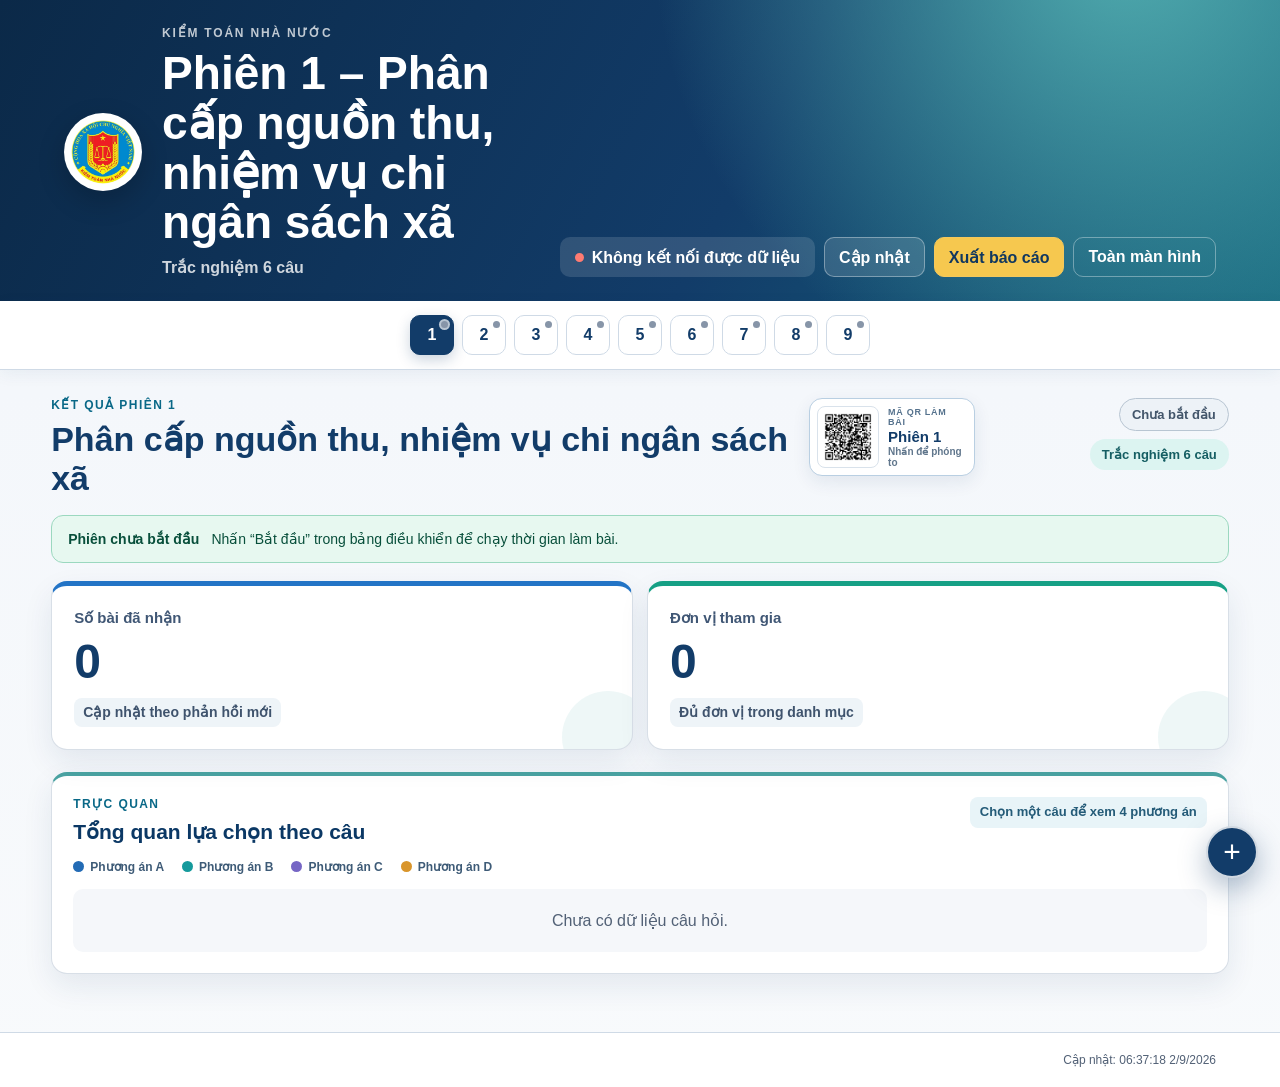
<file: index.html>
<!doctype html>
<html lang="vi">
<head>
  <meta charset="UTF-8">
  <meta name="viewport" content="width=device-width, initial-scale=1.0">
  <meta name="theme-color" content="#123c69">
  <title>Dashboard kết quả 09 phiên tập huấn</title>
  <link rel="stylesheet" href="styles.css?v=20260904-1">
</head>
<body>
  <header class="hero">
    <div class="hero-brand">
      <img class="brand-logo" src="assets/logo-kiem-toan-nha-nuoc.jpg" alt="Logo Kiểm toán nhà nước">
      <div>
        <p class="eyebrow">KIỂM TOÁN NHÀ NƯỚC</p>
        <h1 id="session-title">Kết quả 09 phiên tập huấn</h1>
        <p id="session-subtitle" class="subtitle">Mỗi phiên được tổng hợp độc lập</p>
      </div>
    </div>
    <div class="hero-actions">
      <span id="data-status" class="status status-loading">Đang tải dữ liệu…</span>
      <button id="refresh-button" class="button" type="button">Cập nhật</button>
      <button id="export-button" class="button button-export" type="button">Xuất báo cáo</button>
      <a id="admin-button" class="button button-admin" target="_blank" rel="noopener" hidden>Quản trị phiên</a>
      <button id="fullscreen-button" class="button button-secondary" type="button">Toàn màn hình</button>
    </div>
  </header>

  <nav id="session-nav" class="session-nav" aria-label="Chọn phiên"></nav>
  <div id="global-timer-banner" class="global-timer-banner" hidden></div>

  <main id="dashboard" class="dashboard" aria-live="polite">
    <section class="loading-panel">
      <div class="spinner"></div>
      <p>Đang tổng hợp kết quả…</p>
    </section>
  </main>

  <dialog id="qr-dialog" class="qr-dialog" aria-labelledby="qr-dialog-title">
    <button id="qr-dialog-close" class="dialog-close" type="button" aria-label="Đóng mã QR">×</button>
    <p id="qr-dialog-kicker">MÃ QR LÀM BÀI</p>
    <h2 id="qr-dialog-title">Phiên 1</h2>
    <img id="qr-dialog-image" alt="Mã QR làm bài">
    <p class="qr-dialog-note">Quét mã để mở biểu mẫu của phiên này</p>
  </dialog>

  <dialog id="top-participant-dialog" class="top-participant-dialog" aria-labelledby="participant-dialog-title">
    <button id="participant-dialog-close" class="dialog-close" type="button" aria-label="Đóng chi tiết">×</button>
    <div id="participant-dialog-content"></div>
  </dialog>

  <aside id="session-control" class="session-control" hidden>
    <button id="control-fab" class="control-fab" type="button" aria-expanded="false" aria-controls="control-panel" aria-label="Mở điều khiển phiên">+</button>
    <section id="control-panel" class="control-panel" hidden>
      <div class="control-panel-head">
        <div><span>ĐIỀU KHIỂN NHANH</span><strong id="control-session-label">Phiên 1</strong></div>
        <button id="control-panel-close" type="button" aria-label="Đóng điều khiển">×</button>
      </div>
      <iframe id="control-frame" title="Chốt hoặc mở lại phiên" loading="lazy"></iframe>
      <div id="demo-control" class="demo-control" hidden></div>
    </section>
  </aside>

  <footer>
    <span id="updated-at"></span>
  </footer>

  <script src="config.js"></script>
  <script src="app.js?v=20260904-1"></script>
</body>
</html>
</file>
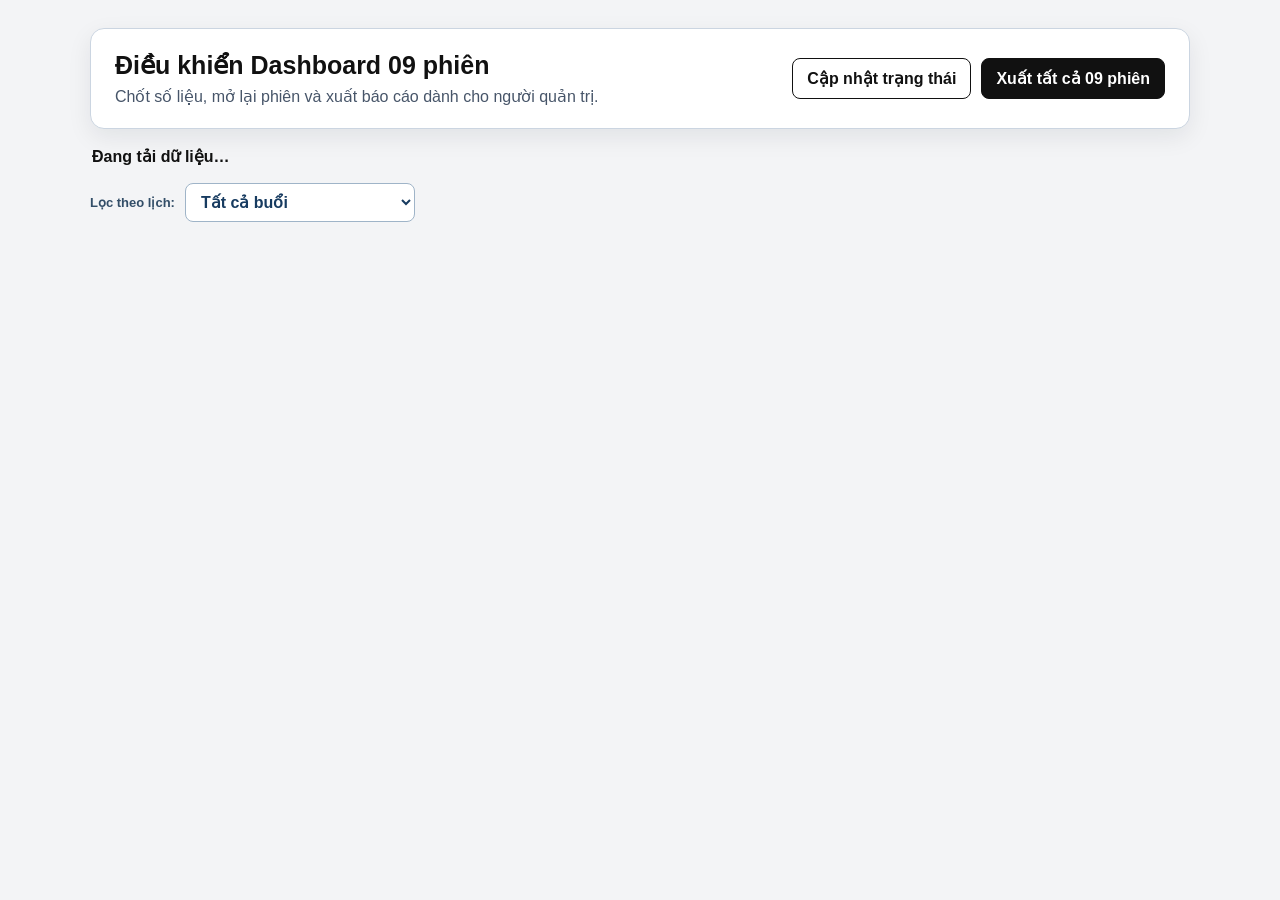
<file: apps-script/Admin.html>
<!doctype html>
<html lang="vi">
<head>
  <base target="_top">
  <meta charset="utf-8">
  <meta name="viewport" content="width=device-width,initial-scale=1">
  <title>Điều khiển Dashboard 09 phiên</title>
  <style>
    :root { color-scheme: light; font-family: Arial, sans-serif; color: #111; background: #f3f4f6; }
    * { box-sizing: border-box; }
    body { margin: 0; }
    main { width: min(1100px, calc(100% - 32px)); margin: 28px auto; }
    header, .panel { background: #fff; border: 1px solid #cbd5e1; border-radius: 14px; box-shadow: 0 8px 25px rgba(15,23,42,.08); }
    header { padding: 22px 24px; margin-bottom: 18px; display: flex; gap: 16px; justify-content: space-between; align-items: center; }
    h1 { margin: 0 0 7px; font-size: 25px; }
    p { margin: 0; color: #475569; }
    .actions { display: flex; flex-wrap: wrap; gap: 10px; }
    .filters { display: flex; align-items: center; gap: 10px; margin: 0 0 16px; }
    .filters label { color: #334e68; font-size: 13px; font-weight: 800; }
    select, input { min-width: 0; padding: 9px 11px; border: 1px solid #9fb4c8; border-radius: 8px; color: #173b60; background: #fff; font: inherit; font-weight: 700; }
    select { min-width: 230px; }
    button, a.button { border: 1px solid #111; border-radius: 8px; background: #fff; color: #111; cursor: pointer; font: inherit; font-weight: 700; padding: 10px 14px; text-decoration: none; }
    button.primary { background: #111; color: #fff; }
    button:disabled { opacity: .45; cursor: wait; }
    .panel { overflow: hidden; }
    #sessions { display: grid; gap: 18px; }
    .schedule-group { margin-bottom: 18px; }
    .schedule-heading { display: grid; grid-template-columns: 118px 1fr auto; align-items: center; gap: 15px; margin: 0 0 8px; padding: 10px 14px; border-left: 5px solid #1d5f9f; border-radius: 8px; background: #e9f2fb; color: #173b60; }
    .schedule-heading strong { font-size: 16px; }
    .schedule-heading > span { color: #506b84; font-size: 13px; font-weight: 700; }
    .schedule-date { margin-right: 8px; color: #124b82; font-size: 18px; font-weight: 900; }
    .schedule-period { color: #b36c0d; font-size: 13px; font-weight: 900; text-transform: uppercase; }
    table { width: 100%; border-collapse: collapse; }
    th { background: #111; color: #fff; padding: 12px; text-align: left; }
    td { border-top: 1px solid #d1d5db; padding: 12px; vertical-align: middle; }
    .status { display: inline-block; border: 1px solid #111; border-radius: 999px; padding: 5px 9px; font-size: 12px; font-weight: 800; }
    .meta { font-size: 13px; margin-top: 5px; }
    .timer-controls { display: flex; flex-wrap: wrap; align-items: center; gap: 7px; }
    .timer-controls input { width: 88px; }
    .duration-field { display: grid; gap: 4px; color: #35536f; font-size: 12px; font-weight: 800; }
    .duration-input { position: relative; display: block; }
    .duration-input input { width: 100%; padding-right: 48px; }
    .duration-input b { position: absolute; top: 50%; right: 11px; transform: translateY(-50%); color: #60768c; pointer-events: none; }
    .timer-countdown { display: block; margin-top: 6px; color: #a14f00; font-size: 16px; font-weight: 900; }
    .action-feedback { margin: 0 0 10px; padding: 9px 11px; border-radius: 8px; font-size: 13px; font-weight: 800; }
    .action-feedback.pending { color: #6d3c00; background: #fff4d8; }
    .action-feedback.success { color: #07543d; background: #d8f4e7; }
    .action-feedback.error { color: #8a241c; background: #fde8e6; }
    #notice { min-height: 24px; margin: 12px 2px; font-weight: 700; }
    body.compact { background: #f3f6f9; }
    body.compact main { width: 100%; margin: 0; padding: 12px; }
    body.compact > main > header, body.compact .filters { display: none; }
    body.compact #notice { margin: 38px 0 0; color: #35536f; font-size: 14px; text-align: center; }
    body.compact #notice.is-hidden { display: none; }
    .compact-card { padding: 15px; border: 1px solid #c7d5e2; border-radius: 13px; background: #fff; }
    .compact-card-top { display: flex; align-items: center; justify-content: space-between; gap: 10px; }
    .compact-card h2 { margin: 0; font-size: 20px; }
    .compact-card p { margin: 7px 0 13px; font-size: 13px; line-height: 1.4; }
    .compact-count { display: flex; align-items: baseline; gap: 7px; margin: 5px 0 14px; color: #123c69; }
    .compact-count strong { font-size: 34px; line-height: 1; }
    .compact-card .primary-action { width: 100%; padding: 12px 14px; }
    .compact-timer { display: grid; grid-template-columns: 1fr auto; gap: 8px; margin-bottom: 9px; }
    .compact-timer input { width: 100%; }
    @media (max-width: 760px) { header { align-items: flex-start; flex-direction: column; } .schedule-heading { grid-template-columns: 1fr auto; } .schedule-heading strong { grid-column: 1 / -1; grid-row: 2; } table, tbody, tr, td { display: block; } thead { display: none; } tr { padding: 12px; border-top: 1px solid #ddd; } td { border: 0; padding: 5px 0; } }
  </style>
</head>
<body>
<main>
  <header>
    <div><h1>Điều khiển Dashboard 09 phiên</h1><p>Chốt số liệu, mở lại phiên và xuất báo cáo dành cho người quản trị.</p></div>
    <div class="actions"><button id="refresh" type="button">Cập nhật trạng thái</button><button id="export-all" class="primary" type="button">Xuất tất cả 09 phiên</button></div>
  </header>
  <div id="notice">Đang tải dữ liệu…</div>
  <div class="filters"><label for="schedule-filter">Lọc theo lịch:</label><select id="schedule-filter"><option value="all">Tất cả buổi</option><option value="4-9-afternoon">Chiều 4/9 · Phiên 1–3</option><option value="5-9-morning">Sáng 5/9 · Phiên 4–5</option><option value="5-9-afternoon">Chiều 5/9 · Phiên 6–8</option><option value="6-9-morning">Sáng 6/9 · Phiên 9</option></select></div>
  <div id="sessions"></div>
</main>
<script>
  const requestedSession = <?!= JSON.stringify(requestedSession) ?>;
  const requestedView = <?!= JSON.stringify(requestedView) ?>;
  const body = document.getElementById('sessions');
  const notice = document.getElementById('notice');
  const refreshButton = document.getElementById('refresh');
  const exportAllButton = document.getElementById('export-all');
  const scheduleFilter = document.getElementById('schedule-filter');
  let loadTimeout;
  let countdownExpired = false;
  let actionFeedback = null;
  let pendingCompactAction = null;
  const aiPublishPolls = new Map();
  if (requestedView === 'compact') document.body.classList.add('compact');

  function escapeHtml(value) { return String(value || '').replace(/[&<>"']/g, char => ({'&':'&amp;','<':'&lt;','>':'&gt;','"':'&quot;',"'":'&#39;'}[char])); }
  function setBusy(isBusy, message) { document.querySelectorAll('button').forEach(button => button.disabled = isBusy); notice.textContent = message || ''; }
  function fail(error) {
    clearTimeout(loadTimeout);
    const message = error && error.message ? error.message : String(error);
    if (requestedView === 'compact' && pendingCompactAction) {
      parent.postMessage({
        type: 'dashboard-session-failed',
        sessionId: pendingCompactAction.sessionId,
        action: pendingCompactAction.action
      }, '*');
      pendingCompactAction = null;
    }
    actionFeedback = { kind: 'error', message };
    if (window.lastAdminData) render(window.lastAdminData);
    setBusy(false, message);
  }
  function beginCompactAction(sessionId, action, timing) {
    if (requestedView !== 'compact') return;
    pendingCompactAction = { sessionId, action };
    parent.postMessage({ type: 'dashboard-session-pending', sessionId, action, ...(timing || {}) }, '*');
  }
  function load() {
    clearTimeout(loadTimeout);
    if (requestedView === 'compact') notice.classList.remove('is-hidden');
    setBusy(true, 'Đang load dữ liệu…');
    loadTimeout = setTimeout(() => fail(new Error('Không nhận được dữ liệu từ Apps Script. Hãy tải lại trang hoặc kiểm tra quyền truy cập Sheet.')), 20000);
    const runner = google.script.run.withSuccessHandler(render).withFailureHandler(fail);
    if (requestedView === 'compact') runner.getCompactSessionControl(requestedSession);
    else runner.getAdminDashboardData();
  }
  function render(data) {
    clearTimeout(loadTimeout);
    window.lastAdminData = data;
    setBusy(false, `Cập nhật ${new Date(data.updatedAt).toLocaleString('vi-VN')}`);
    if (requestedView === 'compact') notice.classList.add('is-hidden');
    const schedule = [
      { key: '4-9-afternoon', date: '4/9', period: 'Chiều', label: 'Khởi động và quy trình', ids: [1, 2, 3] },
      { key: '5-9-morning', date: '5/9', period: 'Sáng', label: 'Điều hành và quyết toán', ids: [4, 5] },
      { key: '5-9-afternoon', date: '5/9', period: 'Chiều', label: 'Định mức và mua sắm', ids: [6, 7, 8] },
      { key: '6-9-morning', date: '6/9', period: 'Sáng', label: 'Tài sản công', ids: [9] }
    ];
    const sessionRows = new Map(data.sessions.map(session => [Number(session.id), session]));
    const feedbackHtml = session => actionFeedback && Number(actionFeedback.sessionId || session.id) === Number(session.id)
      ? `<div class="action-feedback ${actionFeedback.kind}">${escapeHtml(actionFeedback.message)}</div>` : '';
    const phaseLabel = session => session.phase === 'CLOSED' ? 'Đã chốt' : session.phase === 'TIMED' ? 'Đang đếm ngược' : 'Chưa bắt đầu';
    const renderRow = session => {
      const closed = session.phase === 'CLOSED';
      const count = closed ? session.totalResponses : session.currentResponses;
      const timed = !closed && Boolean(session.timerEndsAt);
      const late = closed && session.lateResponses ? `<div class="meta">Có ${session.lateResponses} bài gửi sau khi chốt</div>` : '';
      const timerStatus = timed ? `<span class="timer-countdown" data-countdown="${escapeHtml(session.timerEndsAt)}">Còn lại: --:--</span>` : '';
      const controls = closed
        ? `<button data-action="reopen" data-id="${session.id}" type="button">Mở lại</button>`
        : `<div class="timer-controls"><label class="duration-field">Thời gian làm bài (phút)<input data-duration type="number" min="0.1" max="10080" step="0.1" value="15" aria-label="Số phút Phiên ${session.id}"></label><button data-action="timer" data-id="${session.id}" type="button">${timed ? 'Đặt lại giờ' : 'Bắt đầu'}</button><button class="primary" data-action="close" data-id="${session.id}" type="button">Kết thúc ngay</button></div>`;
      return `<tr id="session-${session.id}"><td><strong>Phiên ${session.id}</strong><div class="meta">${escapeHtml(session.description)}</div></td><td><span class="status">${phaseLabel(session)}</span>${timerStatus}${closed && session.closedAt ? `<div class="meta">${new Date(session.closedAt).toLocaleString('vi-VN')}</div>` : ''}</td><td><strong>${Number(count || 0).toLocaleString('vi-VN')} bài</strong>${late}</td><td>${feedbackHtml(session)}${controls}</td><td><button data-action="export" data-id="${session.id}" type="button">Xuất Phiên ${session.id}</button></td></tr>`;
    };
    if (requestedView === 'compact') {
      const session = sessionRows.get(Number(requestedSession));
      if (!session) { body.innerHTML = '<section class="compact-card">Không tìm thấy phiên.</section>'; return; }
      const closed = session.phase === 'CLOSED';
      const count = closed ? session.totalResponses : session.currentResponses;
      const timed = !closed && Boolean(session.timerEndsAt);
      body.innerHTML = `<section class="compact-card"><div class="compact-card-top"><h2>Phiên ${session.id}</h2><span class="status">${phaseLabel(session)}</span></div><p>${escapeHtml(session.description)}</p>${timed ? `<span class="timer-countdown" data-countdown="${escapeHtml(session.timerEndsAt)}">Còn lại: --:--</span>` : ''}<div class="compact-count"><strong>${Number(count || 0).toLocaleString('vi-VN')}</strong><span>bài hiện tại</span></div>${feedbackHtml(session)}${closed ? `<button class="primary-action" data-action="reopen" data-id="${session.id}" type="button">Mở lại phiên</button>` : `<div class="compact-timer"><label class="duration-field">Thời gian làm bài<span class="duration-input"><input data-duration type="number" min="0.1" max="10080" step="0.1" value="15" aria-label="Thời gian làm bài tính bằng phút"><b>phút</b></span></label><button data-action="timer" data-id="${session.id}" type="button">${timed ? 'Đặt lại' : 'Bắt đầu'}</button></div><button class="primary-action primary" data-action="close" data-id="${session.id}" type="button">Kết thúc ngay</button>`}</section>`;
      body.querySelectorAll('[data-action]').forEach(button => button.addEventListener('click', act));
      updateCountdowns();
      return;
    }
    const selectedSchedule = scheduleFilter.value;
    body.innerHTML = schedule.filter(group => selectedSchedule === 'all' || group.key === selectedSchedule).map(group => `<section class="schedule-group"><div class="schedule-heading"><div><span class="schedule-date">${group.date}</span><span class="schedule-period">${group.period}</span></div><strong>${group.label}</strong><span>${group.ids.length} phiên</span></div><div class="panel"><table><thead><tr><th>Phiên / Nội dung</th><th>Trạng thái</th><th>Số bài</th><th>Điều khiển</th><th>Báo cáo</th></tr></thead><tbody>${group.ids.map(id => sessionRows.get(id)).filter(Boolean).map(renderRow).join('')}</tbody></table></div></section>`).join('');
    body.querySelectorAll('[data-action]').forEach(button => button.addEventListener('click', act));
    updateCountdowns();
    if (requestedSession >= 1 && requestedSession <= 9) document.getElementById(`session-${requestedSession}`)?.scrollIntoView({ block: 'center' });
    if (requestedView === 'export' && requestedSession >= 1 && requestedSession <= 9) notice.textContent += ` · Chọn “Xuất Phiên ${requestedSession}” để tải báo cáo.`;
  }
  function act(event) {
    const button = event.currentTarget;
    const id = Number(button.dataset.id);
    const action = button.dataset.action;
    if (action === 'timer') {
      const input = button.parentElement.querySelector('[data-duration]');
      const minutes = Number(input && input.value);
      if (!(minutes > 0)) { fail(new Error('Hãy nhập số phút lớn hơn 0.')); return; }
      const timerStartedAt = new Date().toISOString();
      const timerEndsAt = new Date(Date.now() + minutes * 60000).toISOString();
      beginCompactAction(id, 'timer', { timerStartedAt, timerEndsAt });
      actionFeedback = { kind: 'pending', sessionId: id, message: `Đang bắt đầu ${minutes} phút…` };
      if (window.lastAdminData) render(window.lastAdminData);
      setBusy(true, `Đang bắt đầu đếm ngược Phiên ${id}…`);
      google.script.run.withSuccessHandler(result => mutationDone(result)).withFailureHandler(fail).startDashboardSessionTimer(id, minutes);
    } else if (action === 'close') {
      const row = button.closest('tr');
      const compactSession = window.lastAdminData && window.lastAdminData.sessions.find(session => Number(session.id) === id);
      const compactCount = compactSession ? Number(compactSession.currentResponses || 0).toLocaleString('vi-VN') + ' bài' : 'số bài hiện tại';
      const count = row ? row.children[2].querySelector('strong').textContent : compactCount;
      if (!confirm(`Chốt Phiên ${id} với ${count}? Dữ liệu gửi sau thời điểm này sẽ không làm thay đổi kết quả đã chốt.`)) return;
      beginCompactAction(id, 'close');
      setBusy(true, `Đang chốt Phiên ${id}…`);
      google.script.run.withSuccessHandler(result => mutationDone(result)).withFailureHandler(fail).closeDashboardSession(id);
    } else if (action === 'reopen') {
      if (!confirm(`Mở lại Phiên ${id}? Dashboard sẽ tiếp tục nhận toàn bộ dữ liệu mới.`)) return;
      beginCompactAction(id, 'reopen');
      setBusy(true, `Đang mở lại Phiên ${id}…`);
      google.script.run.withSuccessHandler(result => mutationDone(result)).withFailureHandler(fail).reopenDashboardSession(id);
    } else {
      setBusy(true, `Đang tạo báo cáo Phiên ${id}…`);
      google.script.run.withSuccessHandler(openReport).withFailureHandler(fail).createSessionReport(id);
    }
  }
  function updateCountdowns() {
    let hasExpired = false;
    document.querySelectorAll('[data-countdown]').forEach(element => {
      const remaining = Math.max(0, new Date(element.dataset.countdown).getTime() - Date.now());
      const totalSeconds = Math.ceil(remaining / 1000);
      const minutes = Math.floor(totalSeconds / 60);
      const seconds = totalSeconds % 60;
      element.textContent = `Còn lại: ${String(minutes).padStart(2, '0')}:${String(seconds).padStart(2, '0')}`;
      if (remaining <= 0) hasExpired = true;
    });
    if (hasExpired && !countdownExpired) {
      countdownExpired = true;
      setTimeout(load, 1200);
    }
    if (!hasExpired) countdownExpired = false;
  }
  function mutationDone(result) {
    clearTimeout(loadTimeout);
    if (!result || !result.sessionId) { fail(new Error('Apps Script không trả về kết quả cập nhật.')); return; }
    pendingCompactAction = null;
    const session = window.lastAdminData && window.lastAdminData.sessions.find(item => Number(item.id) === Number(result.sessionId));
    if (session) Object.assign(session, result);
    const endText = result.timerEndsAt ? ` · kết thúc lúc ${new Date(result.timerEndsAt).toLocaleTimeString('vi-VN')}` : '';
    actionFeedback = { kind: 'success', sessionId: result.sessionId, message: result.phase === 'TIMED' ? `Đã bắt đầu ${result.durationMinutes} phút${endText}` : 'Đã cập nhật trạng thái phiên.' };
    if (window.lastAdminData) render(window.lastAdminData); else load();
    if (requestedView === 'compact') parent.postMessage({
      type: 'dashboard-session-updated',
      sessionId: result.sessionId,
      phase: result.phase,
      timerStartedAt: result.timerStartedAt || null,
      timerEndsAt: result.timerEndsAt || null,
      closedAt: result.closedAt || null
    }, '*');
    if (result.phase === 'CLOSED' && [3, 5, 6, 7, 8].includes(Number(result.sessionId))) {
      prepareAndPollAiReview(Number(result.sessionId));
    }
  }
  function prepareAndPollAiReview(sessionId) {
    if (aiPublishPolls.has(sessionId)) clearTimeout(aiPublishPolls.get(sessionId));
    const deadline = Date.now() + 5 * 60 * 1000;
    const check = () => {
      google.script.run.withSuccessHandler(result => {
        if (result && result.ok && !result.pending) {
          aiPublishPolls.delete(sessionId);
          parent.postMessage({ type: 'dashboard-ai-top-ready', sessionId }, '*');
          return;
        }
        if (Date.now() < deadline) aiPublishPolls.set(sessionId, setTimeout(check, 3000));
      }).withFailureHandler(() => {
        if (Date.now() < deadline) aiPublishPolls.set(sessionId, setTimeout(check, 5000));
      }).publishGeminiTopIfReady(sessionId);
    };
    google.script.run.withSuccessHandler(check).withFailureHandler(() => {}).prepareGeminiReviewForClosedSession(sessionId);
  }
  function openReport(result) { setBusy(false, `Đã tạo ${result.name}. Nếu tệp chưa tự tải, trình duyệt có thể đang chặn cửa sổ bật lên.`); window.open(result.downloadUrl, '_blank', 'noopener'); }
  refreshButton.addEventListener('click', load);
  exportAllButton.addEventListener('click', () => { if (!confirm('Tạo một tệp Excel gồm 09 sheet, mỗi sheet tương ứng một phiên?')) return; setBusy(true, 'Đang tạo báo cáo 09 phiên…'); google.script.run.withSuccessHandler(openReport).withFailureHandler(fail).createAllSessionsReport(); });
  scheduleFilter.addEventListener('change', () => { if (window.lastAdminData) render(window.lastAdminData); });
  setInterval(updateCountdowns, 500);
  load();
</script>
</body>
</html>
</file>
<file: styles.css>
:root {
  color-scheme: light;
  --navy: #123c69;
  --blue: #1f6f8b;
  --cyan: #4aa3a2;
  --gold: #edae2f;
  --red: #d95d39;
  --green: #238b67;
  --ink: #172033;
  --muted: #526176;
  --line: #cfdae6;
  --paper: #fff;
  --wash: #f4f7fb;
  --shadow: 0 12px 30px rgba(18, 60, 105, .09);
}

* { box-sizing: border-box; }

body {
  min-width: 320px;
  margin: 0;
  color: var(--ink);
  background: linear-gradient(180deg, #e9f3f7 0, var(--wash) 390px, #f8fafc 100%);
  font-family: Inter, "Segoe UI", Arial, sans-serif;
}

button, input { font: inherit; }

.hero {
  display: flex;
  align-items: flex-end;
  justify-content: space-between;
  gap: 26px;
  min-height: 164px;
  padding: 26px clamp(20px, 5vw, 72px) 24px;
  color: #fff;
  background:
    radial-gradient(circle at 88% -20%, rgba(96, 196, 190, .8), transparent 40%),
    linear-gradient(118deg, #0b2948, var(--navy) 58%, #17667e);
}

.hero-brand {
  display: flex;
  align-items: center;
  gap: 20px;
  min-width: 0;
}

.brand-logo {
  width: 78px;
  height: 78px;
  flex: 0 0 78px;
  padding: 5px;
  border: 2px solid rgba(255,255,255,.7);
  border-radius: 50%;
  object-fit: contain;
  background: #fff;
  box-shadow: 0 10px 28px rgba(0,0,0,.2);
}

.eyebrow {
  margin: 0 0 9px;
  font-size: 12px;
  font-weight: 800;
  letter-spacing: .15em;
  opacity: .74;
}

h1 {
  max-width: 920px;
  margin: 0;
  font-size: clamp(28px, 3.6vw, 47px);
  line-height: 1.08;
}

.subtitle { margin: 10px 0 0; color: rgba(255,255,255,.8); font-weight: 700; }
.hero-actions { display: flex; align-items: center; justify-content: flex-end; flex-wrap: nowrap; gap: 9px; }
.hero-actions > * { flex: 0 0 auto; white-space: nowrap; }

.button, .status {
  min-height: 40px;
  padding: 9px 14px;
  border: 1px solid rgba(255,255,255,.35);
  border-radius: 10px;
  color: #fff;
  background: rgba(255,255,255,.13);
  font-weight: 750;
}

.button { cursor: pointer; }
.button:hover { background: rgba(255,255,255,.23); }
.button-export { color: #10375f; border-color: #f5c85c; background: #f6c84f; text-decoration: none; }
.button-export:hover { background: #ffd66e; }
.button-admin { color: #fff; border-color: #ef8b6e; background: #c84f3c; text-decoration: none; }
.button-admin:hover { background: #e2634d; }
.button-secondary { background: transparent; }
.status { display: inline-flex; align-items: center; gap: 8px; border-color: transparent; }
.status::before { content: ""; width: 9px; height: 9px; border-radius: 50%; background: #fff; }
.status-live::before { background: #50d890; box-shadow: 0 0 0 4px rgba(80,216,144,.18); }
.status-demo::before { background: var(--gold); }
.status-error::before { background: #ff7b72; }

.session-nav {
  position: sticky;
  top: 0;
  z-index: 10;
  display: flex;
  justify-content: center;
  gap: 8px;
  padding: 14px clamp(16px, 4vw, 64px);
  overflow-x: auto;
  border-bottom: 1px solid var(--line);
  background: rgba(255,255,255,.96);
  box-shadow: 0 4px 16px rgba(18,60,105,.06);
  backdrop-filter: blur(12px);
}

.global-timer-banner { position: sticky; top: 69px; z-index: 11; display: flex; align-items: center; justify-content: center; gap: 20px; padding: 13px 20px; color: #fff; background: linear-gradient(100deg,#8f4800,#d98200); box-shadow: 0 7px 18px rgba(82,43,0,.2); }
.global-timer-banner strong { font-size: 17px; }
.global-timer-banner span { min-width: 178px; padding: 7px 15px; border: 1px solid rgba(255,255,255,.55); border-radius: 999px; text-align: center; background: rgba(255,255,255,.16); font-size: 23px; font-weight: 900; font-variant-numeric: tabular-nums; }

.session-tab {
  width: 44px;
  min-width: 44px;
  height: 40px;
  border: 1px solid var(--line);
  border-radius: 10px;
  color: var(--navy);
  background: #fff;
  font-weight: 850;
  cursor: pointer;
}

.session-tab:hover { border-color: var(--cyan); background: #effafa; }
.session-tab.active { color: #fff; border-color: var(--navy); background: var(--navy); box-shadow: 0 5px 14px rgba(18,60,105,.22); }
.session-tab { position: relative; }
.tab-phase { position: absolute; top: 5px; right: 5px; width: 7px; height: 7px; border-radius: 50%; }
.tab-phase.live { background: #28a978; }
.tab-phase.timed { background: #e08a18; }
.tab-phase.not_started { background: #8795a8; }
.tab-phase.closed { background: #8795a8; }
.session-tab.active .tab-phase { box-shadow: 0 0 0 2px rgba(255,255,255,.7); }

.dashboard { max-width: 1440px; min-height: 66vh; margin: 0 auto; padding: 28px clamp(16px, 4vw, 64px) 58px; }
.section-head { display: flex; align-items: flex-start; justify-content: space-between; gap: 18px; margin-bottom: 20px; }
.section-head h2 { margin: 0; color: var(--navy); font-size: clamp(23px, 3vw, 34px); }
.section-kicker, .panel-kicker { margin: 0 0 7px; color: #096887; font-size: 12px; font-weight: 900; letter-spacing: .12em; }
.section-tools { display: flex; align-items: flex-start; justify-content: flex-end; gap: 12px; }
.section-badges { display: flex; flex-wrap: wrap; justify-content: flex-end; gap: 8px; }
.session-qr { display: flex; align-items: center; gap: 9px; padding: 7px 10px 7px 7px; border: 1px solid #b9cfe2; border-radius: 13px; color: var(--navy); background: #fff; box-shadow: 0 6px 18px rgba(18,60,105,.09); cursor: zoom-in; text-align: left; }
.session-qr:hover { border-color: #2374c6; background: #f1f7fd; transform: translateY(-1px); }
.session-qr img { width: 62px; height: 62px; padding: 3px; border: 1px solid #d9e2eb; border-radius: 8px; background: #fff; image-rendering: crisp-edges; }
.session-qr span { display: grid; gap: 1px; }
.session-qr small { color: #55728d; font-size: 9px; font-weight: 900; letter-spacing: .08em; }
.session-qr strong { font-size: 15px; }
.session-qr em { color: #60768c; font-size: 10px; font-style: normal; font-weight: 700; }
.type-pill, .phase-pill { flex: 0 0 auto; padding: 8px 12px; border-radius: 999px; font-size: 13px; font-weight: 850; }
.type-pill { color: #155e63; background: #dcf4f1; }
.phase-live { color: #07543d; background: #d8f4e7; border: 1px solid #8ed2b5; }
.phase-timed { color: #6d3c00; background: #fff4d8; border: 1px solid #e7b65b; }
.phase-not_started { color: #43566b; background: #edf2f7; border: 1px solid #b8c5d2; }
.phase-closed { color: #fff; background: var(--navy); border: 1px solid var(--navy); }
.phase-processing { color: #6d3c00; background: #fff0c2; border: 1px solid #d99a22; }

.closed-view-switch { display: flex; align-items: center; justify-content: space-between; gap: 18px; margin: -2px 0 15px; padding: 14px 16px; border: 1px solid #bfd0e0; border-radius: 13px; background: #fff; box-shadow: 0 5px 16px rgba(18,60,105,.07); }
.view-switch-copy { display: grid; gap: 3px; color: var(--navy); }
.view-switch-copy span { color: #56708b; font-size: 11px; font-weight: 900; letter-spacing: .1em; }
.view-switch-copy strong { font-size: 16px; line-height: 1.35; }
.view-switch-buttons { display: flex; flex-wrap: wrap; justify-content: flex-end; gap: 8px; }
.view-switch-buttons button { padding: 10px 14px; border: 1px solid #9fb5c9; border-radius: 9px; color: #173b60; background: #f6f9fc; font-weight: 850; cursor: pointer; }
.view-switch-buttons button:hover { border-color: #2374c6; background: #edf5fc; }
.view-switch-buttons button.active { color: #fff; border-color: var(--navy); background: var(--navy); box-shadow: 0 4px 12px rgba(18,60,105,.2); }
.view-switch-buttons button.active.preview { border-color: #b87112; background: #c97b14; }

.phase-notice { display: flex; align-items: center; gap: 12px; margin: -3px 0 18px; padding: 13px 16px; border-radius: 12px; font-size: 14px; line-height: 1.45; }
.phase-notice strong { flex: 0 0 auto; }
.live-notice { color: #084f3b; border: 1px solid #9bd8bf; background: #e7f8f0; }
.closed-notice { color: #173452; border: 1px solid #b7cade; background: #edf4fa; }
.preview-notice { color: #563909; border: 1px solid #e5be73; background: #fff6df; }
.timer-notice { justify-content: space-between; color: #6d3c00; border: 1px solid #e7b65b; background: #fff4d8; }
.processing-notice { color: #654000; border: 1px solid #e1ad45; background: #fff4d8; }
.public-countdown { color: #8d3d00; font-size: 22px; font-weight: 950; font-variant-numeric: tabular-nums; }

.metrics { display: grid; gap: 14px; margin-bottom: 22px; }
.metrics-4 { grid-template-columns: repeat(4, minmax(0,1fr)); }
.metrics-3 { grid-template-columns: repeat(3, minmax(0,1fr)); }
.metrics-2 { grid-template-columns: repeat(2, minmax(0,1fr)); }

.metric, .panel, .response-card {
  border: 1px solid rgba(18,60,105,.16);
  border-radius: 16px;
  background: var(--paper);
  box-shadow: var(--shadow);
}

.metric { position: relative; min-height: 154px; padding: 22px; overflow: hidden; }
.metric:nth-child(1) { border-top: 5px solid #2374c6; }
.metric:nth-child(2) { border-top: 5px solid #16a085; }
.metric:nth-child(3) { border-top: 5px solid #e08a18; }
.metric:nth-child(4) { border-top: 5px solid #c84f3c; }
.metric::after { content: ""; position: absolute; right: -22px; bottom: -34px; width: 92px; height: 92px; border-radius: 50%; background: rgba(74,163,162,.09); }
.metric-label { display: block; color: #405775; font-size: 15px; font-weight: 800; line-height: 1.3; }
.metric-value { display: block; margin-top: 10px; color: var(--navy); font-size: clamp(36px, 3.8vw, 48px); line-height: 1; }
.metric-note {
  position: relative;
  z-index: 1;
  display: inline-flex;
  margin-top: 12px;
  padding: 5px 9px;
  border-radius: 8px;
  color: #3f536d;
  background: #eef4f8;
  font-size: 14px;
  font-weight: 650;
  line-height: 1.35;
}

.content-grid { display: grid; grid-template-columns: repeat(2, minmax(0,1fr)); gap: 18px; }
.panel { padding: 21px; }
.panel.full { grid-column: 1 / -1; }
.panel-primary { border-top: 4px solid var(--cyan); }
.panel:nth-child(2n) { border-top-color: #e08a18; }
.panel:nth-child(3n) { border-top-color: #2374c6; }
.panel-heading { display: flex; align-items: flex-start; justify-content: space-between; gap: 18px; margin-bottom: 18px; }
.panel-heading h3 { margin: 0; color: #0b3865; font-size: 21px; line-height: 1.3; }
.panel-heading > span { max-width: 440px; padding: 6px 10px; border-radius: 8px; color: #245b78; text-align: right; background: #e8f4f8; font-size: 13px; font-weight: 800; line-height: 1.45; }
.panel-heading-actions { align-items: center; }

.horizontal-chart { display: grid; gap: 14px; }
.horizontal-row { display: grid; grid-template-columns: 62px minmax(130px,1fr) 64px; align-items: center; gap: 12px; }
.axis-label { color: #0d3e6e; font-size: 14px; font-weight: 850; }
.axis-label.wide { width: auto; }
.position-chart .horizontal-row { grid-template-columns: minmax(190px,230px) minmax(160px,1fr) 64px; }
.horizontal-row > strong { color: #0a3967; text-align: right; font-size: 14px; font-weight: 850; }

.bar-track { height: 17px; overflow: hidden; border-radius: 999px; background: #dce6f0; }
.bar-fill { height: 100%; border-radius: inherit; background: linear-gradient(90deg, #146b8e, #35a9a6); transition: width .35s ease; }
.bar-fill.red { background: linear-gradient(90deg, #b9472b, var(--red)); }
.bar-fill.correct { background: linear-gradient(90deg, #16835b, #50b788); }

.column-chart { display: flex; align-items: flex-end; justify-content: space-around; gap: 8px; min-height: 270px; padding: 10px 4px 0; border-bottom: 2px solid #c5d3e1; }
.column-item { display: grid; grid-template-rows: 25px 190px 32px; align-items: end; justify-items: center; flex: 1; min-width: 42px; }
.column-value { color: #073966; font-size: 14px; font-weight: 900; }
.column-track { display: flex; align-items: flex-end; width: min(54px,75%); height: 185px; }
.column-fill { width: 100%; min-height: 0; border-radius: 8px 8px 0 0; background: linear-gradient(180deg, #ffc342, #e79508); transition: height .35s ease; }
.column-label { padding-top: 8px; color: #334b69; font-size: 13px; font-weight: 850; white-space: nowrap; }

.question-selector { display: flex; flex-wrap: wrap; gap: 7px; margin-bottom: 17px; }
.question-selector button { min-width: 68px; height: 40px; padding: 0 13px; border: 1px solid #c6d5e4; border-radius: 9px; color: #0c3b68; background: #fff; font-size: 14px; font-weight: 850; cursor: pointer; }
.question-selector button:hover { border-color: var(--cyan); background: #eef9f8; }
.question-selector button.active { color: #fff; border-color: var(--blue); background: var(--blue); }
.question-focus { padding: 16px 18px; border-left: 5px solid #279a9c; border-radius: 0 10px 10px 0; background: #edf6fa; }
.question-focus h3 { margin: 5px 0 0; color: #12243b; font-size: 18px; line-height: 1.55; }
.question-number { color: #086681; font-size: 12px; font-weight: 900; letter-spacing: .11em; }
.answer-bars { display: grid; gap: 11px; margin-top: 17px; }
.answer-row { padding: 15px 17px; border: 1px solid #cbd8e5; border-radius: 11px; background: #fff; }
.answer-row.answer-correct { border-color: #b8dfcf; background: #f0faf6; }
.answer-label { color: #18283d; font-size: 15px; font-weight: 600; line-height: 1.55; }
.answer-measure { display: grid; grid-template-columns: minmax(150px,1fr) 100px; align-items: center; gap: 12px; margin-top: 9px; }
.answer-measure strong { color: #073966; text-align: right; font-size: 14px; font-weight: 900; }
.correct-badge { display: inline-block; margin-left: 9px; padding: 4px 8px; border-radius: 999px; color: #07563d; background: #cceedd; font-size: 12px; font-weight: 850; white-space: nowrap; }

.live-question-list { display: grid; gap: 18px; }
.quiz-overview { display: grid; gap: 10px; }
.overview-legend { display: flex; flex-wrap: wrap; gap: 12px 18px; margin: -3px 0 15px; color: #3e5b77; font-size: 12px; font-weight: 800; }
.overview-legend span { display: inline-flex; align-items: center; gap: 6px; }
.overview-legend i { width: 11px; height: 11px; border-radius: 50%; }
.quiz-overview-item { overflow: hidden; border: 1px solid #bfd2e1; border-radius: 12px; background: #fff; }
.quiz-overview-item summary { display: grid; grid-template-columns: 70px minmax(0,1fr) 70px minmax(140px,220px) 22px; align-items: center; gap: 12px; padding: 14px 16px; color: #173654; cursor: pointer; list-style: none; }
.quiz-overview-item summary::-webkit-details-marker { display: none; }
.quiz-overview-item summary:hover { background: #f3faff; }
.overview-number { color: #fff; padding: 6px 8px; border-radius: 7px; text-align: center; background: #2374c6; font-size: 13px; font-weight: 900; }
.overview-title { min-width: 0; color: #173654; font-size: 15px; font-weight: 800; line-height: 1.45; overflow-wrap: anywhere; }
.overview-total { color: #174a7b; text-align: right; font-size: 14px; font-weight: 900; }
.overview-strip { display: flex; height: 18px; overflow: hidden; border-radius: 999px; background: #e7eef5; }
.overview-segment { display: block; min-width: 0; height: 100%; }
.segment-0 { background: #236bb5; }
.segment-1 { background: #159a9c; }
.segment-2 { background: #7666c5; }
.segment-3 { background: #d9952b; }
.overview-empty { flex: 1; }
.overview-chevron { color: #2374c6; font-size: 20px; font-weight: 900; text-align: center; }
.overview-detail { display: grid; gap: 8px; padding: 0 24px 18px 38px; border-top: 1px solid #e0e9f1; background: #f8fbfe; }
.expanded-question { display: grid; gap: 5px; padding: 14px 2px 8px; border-bottom: 2px solid #b9cfe3; color: #0f365e; }
.expanded-question span { color: #2374c6; font-size: 12px; font-weight: 900; letter-spacing: .08em; }
.expanded-question strong { font-size: 17px; line-height: 1.5; }
.overview-option { display: grid; grid-template-columns: 11px minmax(0,1fr) 155px; grid-template-rows: auto 6px; align-items: center; gap: 7px 10px; padding: 11px 14px; border-radius: 9px; color: #263f59; font-size: 15px; font-weight: 550; line-height: 1.45; }
.overview-option.option-0 { background: #eef6ff; }
.overview-option.option-1 { background: #edfafa; }
.overview-option.option-2 { background: #f3f1ff; }
.overview-option.option-3 { background: #fff8e9; }
.option-dot { width: 10px; height: 10px; border-radius: 50%; }
.overview-option-label { display: flex; align-items: center; gap: 10px; min-width: 0; }
.overview-option-label > span { min-width: 0; }
.option-letter { display: inline-flex; width: 28px; height: 28px; flex: 0 0 28px; align-items: center; justify-content: center; border-radius: 7px; color: #fff; background: #236bb5; font-size: 13px; }
.overview-option.option-1 .option-letter { background: #159a9c; }
.overview-option.option-2 .option-letter { background: #7666c5; }
.overview-option.option-3 .option-letter { background: #d9952b; }
.overview-option strong { color: #123f6b; text-align: right; font-size: 20px; line-height: 1.05; white-space: nowrap; }
.overview-option strong em { font-style: normal; font-size: 11px; font-weight: 800; }
.overview-option strong span { color: #123f6b; font-size: 19px; }
.overview-option-bar { grid-column: 2; height: 6px; overflow: hidden; border-radius: 999px; background: rgba(31,72,110,.14); }
.overview-option-bar i { display: block; height: 100%; border-radius: inherit; }

/* Màu theo loại phiên: phân nhóm thông tin, không biểu thị đúng/sai khi đang mở. */
.dashboard[data-kind="ordering"] .panel-primary { border-top-color: #7666c5; }
.dashboard[data-kind="ordering"] .sample-card { border-left: 4px solid #7666c5; background: #f5f2ff; }
.dashboard[data-kind="ordering"] .sample-card-heading > span { color: #4f3c9b; }
.dashboard[data-kind="open"] .panel-primary { border-top-color: #159a9c; }
.dashboard[data-kind="open"] .response-card { border-left: 4px solid #159a9c; }
.dashboard[data-kind="open"] .response-card summary { color: #075f63; background: #eafafa; font-weight: 850; }
.dashboard[data-kind="true_false"] .panel-primary { border-top-color: #d9952b; }
.dashboard[data-kind="true_false"] .tf-card:nth-child(odd) > span { background: #236bb5; }
.dashboard[data-kind="true_false"] .tf-card:nth-child(even) > span { background: #159a9c; }
.dashboard[data-kind="true_false"] .tf-card > div strong { font-size: 23px; }
.dashboard[data-kind="true_false"] .tf-card > div small { font-weight: 850; }
.live-question-card { padding: 18px; border: 1px solid #9cc9d9; border-left: 5px solid #2374c6; border-radius: 14px; background: #f5fbff; }
.live-question-title { display: grid; grid-template-columns: 74px 1fr; align-items: start; gap: 12px; margin-bottom: 14px; }
.live-question-title > span { padding: 7px 10px; border-radius: 8px; color: #fff; text-align: center; background: var(--navy); font-size: 14px; font-weight: 900; }
.live-question-title h3 { margin: 2px 0 0; color: #102d4d; font-size: 18px; line-height: 1.45; }
.live-option-grid { display: grid; grid-template-columns: repeat(4,minmax(0,1fr)); gap: 10px; }
.live-option { display: flex; flex-direction: column; min-height: 150px; padding: 13px; border: 1px solid #c4d7e6; border-top: 3px solid #4aa3a2; border-radius: 11px; background: #fff; }
.live-option p { flex: 1; margin: 0 0 12px; color: #1c3048; font-size: 14px; font-weight: 650; line-height: 1.45; }
.live-option-result { display: flex; align-items: baseline; justify-content: space-between; gap: 8px; margin-bottom: 7px; color: #123c69; }
.live-option-result strong { font-size: 24px; }
.live-option-result span { font-size: 14px; font-weight: 850; }

.prompt-card { overflow: hidden; border: 1px solid #bad1e5; border-top: 5px solid #2878c8; background: linear-gradient(145deg,#fff 0%,#eef6fd 100%); }
.prompt-card[open] { box-shadow: 0 12px 30px rgba(14,57,95,.1); }
.prompt-card summary { display: grid; grid-template-columns: auto minmax(0,1fr) auto; align-items: center; gap: 16px; min-height: 76px; padding: 16px 20px; cursor: pointer; list-style: none; transition: background .18s ease; }
.prompt-card summary:hover { background: rgba(226,240,252,.68); }
.prompt-card summary::-webkit-details-marker { display: none; }
.prompt-label { padding: 8px 11px; border-radius: 8px; color: #fff; background: linear-gradient(135deg,#1768ad,#3188cc); font-size: 12px; font-weight: 900; letter-spacing: .08em; white-space: nowrap; box-shadow: 0 4px 10px rgba(23,104,173,.2); }
.prompt-card summary > strong { color: #0b345d; font-size: 20px; font-weight: 850; line-height: 1.45; }
.prompt-toggle { display: inline-flex; align-items: center; gap: 8px; padding: 10px 13px; border: 1px solid #9abbd7; border-radius: 9px; color: #0a527f; background: #fff; font-size: 13px; font-weight: 850; white-space: nowrap; box-shadow: 0 3px 8px rgba(14,67,104,.08); }
.prompt-toggle i::before { content: "⌃"; display: inline-block; font-style: normal; font-size: 17px; line-height: 1; }
.prompt-card:not([open]) .prompt-toggle i::before { content: "⌄"; }
.toggle-closed { display: none; }
.prompt-card:not([open]) .toggle-open { display: none; }
.prompt-card:not([open]) .toggle-closed { display: inline; }
.prompt-body { padding: 18px 24px 24px; border-top: 1px solid #cbddeb; color: #183653; background: rgba(255,255,255,.54); font-size: 15px; font-weight: 610; line-height: 1.68; }
.prompt-body > p { margin: 14px 0 0; }
.prompt-list { display: grid; grid-template-columns: repeat(2,minmax(0,1fr)); gap: 10px 16px; margin: 0; padding: 0; list-style: none; counter-reset: prompt-item; }
.prompt-list li { position: relative; min-height: 52px; padding: 13px 15px 13px 52px; border: 1px solid #cbddea; border-radius: 11px; background: #fff; counter-increment: prompt-item; box-shadow: 0 3px 9px rgba(19,64,98,.04); }
.prompt-list li::before { content: counter(prompt-item); position: absolute; top: 11px; left: 12px; display: grid; place-items: center; width: 27px; height: 27px; border-radius: 7px; color: #fff; background: #2374c6; font-size: 13px; font-weight: 900; }
.prompt-question { display: grid; grid-template-columns: auto 1fr; align-items: start; gap: 12px; margin-top: 16px; padding: 15px 17px; border-left: 5px solid #e39b22; border-radius: 10px; color: #3b2b08; background: #fff5dd; }
.prompt-question span { color: #9a5f00; font-size: 12px; font-weight: 900; letter-spacing: .06em; text-transform: uppercase; }
.prompt-question strong { font-size: 17px; line-height: 1.55; }
.prompt-instruction { padding: 11px 14px; border-radius: 9px; color: #304961; background: #e8f1f8; }

.sample-stream { display: grid; grid-template-columns: 1fr; gap: 13px; }
.sample-card { display: grid; grid-template-columns: 100px minmax(0,1fr); align-items: center; gap: 18px; padding: 14px 18px; border: 1px solid #c9c4ea; border-left: 6px solid #7666c5; border-radius: 13px; background: linear-gradient(90deg,#f5f2ff,#fbfaff); box-shadow: 0 5px 14px rgba(73,56,147,.07); }
.sample-card-heading { display: grid; gap: 3px; padding-right: 16px; border-right: 1px solid #d5d0ee; }
.sample-card-heading span { color: #4f3c9b; font-size: 16px; font-weight: 900; }
.sample-card-heading small { color: #6e6889; font-size: 12px; font-weight: 750; }
.sample-number-flow { display: flex; align-items: center; flex-wrap: nowrap; gap: 5px; padding: 3px 2px 5px; overflow-x: auto; scrollbar-width: thin; }
.sample-number { display: inline-flex; align-items: center; flex: 0 0 auto; gap: 5px; }
.sample-number b { display: grid; place-items: center; min-width: 42px; height: 42px; padding: 0 8px; border-radius: 10px; color: #fff; background: linear-gradient(145deg,#5f4ab4,#806dd0); font-size: 19px; font-weight: 900; box-shadow: 0 4px 9px rgba(79,60,155,.2); }
.sample-number i { color: #978dcc; font-style: normal; font-size: 17px; font-weight: 900; }

.tf-grid { display: grid; grid-template-columns: repeat(7,minmax(130px,1fr)); gap: 10px; overflow-x: auto; padding-bottom: 4px; }
.tf-card { min-width: 130px; overflow: hidden; padding: 0; border: 2px solid #c8d6e4; border-radius: 12px; color: #123c69; text-align: left; background: #fff; cursor: pointer; }
.tf-card.active { border-color: var(--navy); box-shadow: 0 0 0 3px rgba(18,60,105,.12); }
.tf-card > span { display: block; padding: 9px 11px; color: #fff; background: var(--navy); font-size: 14px; font-weight: 900; }
.tf-card > .tf-card-heading { display: flex; align-items: center; justify-content: space-between; gap: 7px; }
.tf-card-heading b { font: inherit; }
.tf-card-heading em { padding: 5px 7px; border-radius: 7px; color: #fff; background: #168449; font-size: 10px; font-style: normal; font-weight: 900; white-space: nowrap; box-shadow: 0 2px 6px rgba(10,94,48,.24); }
.tf-card > div { display: flex; align-items: baseline; justify-content: space-between; gap: 7px; padding: 11px; border-top: 1px solid #d8e1ea; }
.tf-card > div strong { font-size: 21px; }
.tf-card > div small { color: #405671; font-size: 12px; font-weight: 800; text-align: right; }
.tf-card > div.correct-choice { color: #075f2d; background: linear-gradient(90deg,#c9f0d7,#e5f8ec); box-shadow: inset 7px 0 #13944b; }
.tf-card > div.correct-choice strong { color: #087339; font-size: 24px; }
.tf-card > div.correct-choice small { color: #075f2d; font-size: 13px; font-weight: 900; }

.reference-panel { border-top: 4px solid var(--gold); }
.reference-inline { margin-top: 15px; padding: 15px 17px; border: 1px solid #f0d99d; border-radius: 11px; color: #4f3a0a; background: #fff7df; font-size: 14px; font-weight: 550; line-height: 1.6; }
.reference-list { display: grid; gap: 12px; margin: 0; padding-left: 28px; }
.reference-list li { padding: 0 4px; color: #26384f; font-size: 15px; font-weight: 550; line-height: 1.65; }
.reference-list li::marker { color: var(--gold); font-weight: 900; }

.leaderboard { margin-bottom: 18px; border-top: 5px solid var(--gold); background: linear-gradient(145deg,#fffdf5,#fff); }
.leaderboard-heading { display: flex; align-items: center; justify-content: space-between; gap: 18px; margin-bottom: 16px; }
.leaderboard-heading h3 { margin: 3px 0 0; color: var(--navy); font-size: 24px; }
.leaderboard-heading > span { padding: 7px 10px; border-radius: 8px; color: #6d4b00; background: #fff2c8; font-size: 13px; font-weight: 800; }
.leaderboard-list { display: grid; grid-template-columns: repeat(2,minmax(0,1fr)); gap: 10px; margin: 0; padding: 0; list-style: none; }
.leaderboard-item { display: grid; grid-template-columns: 42px minmax(0,1fr) auto; align-items: center; gap: 10px 13px; padding: 13px 15px; border: 1px solid #d7e0e8; border-radius: 12px; background: #fff; }
.leaderboard-rank { display: grid; grid-row: 1 / 3; place-items: center; width: 40px; height: 40px; border-radius: 50%; color: #fff; background: var(--navy); font-size: 18px; font-weight: 900; }
.leaderboard-item.rank-1 .leaderboard-rank { color: #594000; background: #ffd34f; }
.leaderboard-item.rank-2 .leaderboard-rank { color: #344758; background: #d9e1e8; }
.leaderboard-item.rank-3 .leaderboard-rank { background: #b66f3d; }
.leaderboard-item div { display: grid; gap: 3px; }
.leaderboard-item div strong { color: #123c69; font-size: 16px; }
.leaderboard-item div small { color: #52677b; font-size: 13px; font-weight: 650; }
.leaderboard-item > b { color: #08704a; font-size: 13px; white-space: nowrap; }
.leaderboard-item time { grid-column: 2 / 4; color: #7b5a0a; font-size: 12px; font-weight: 800; }

.correct-step-list { display: grid; grid-template-columns: repeat(2,minmax(0,1fr)); gap: 12px; margin: 0; padding: 0; list-style: none; }
.correct-step-list li { display: grid; grid-template-columns: 54px minmax(0,1fr); align-items: stretch; overflow: hidden; border: 1px solid #c6d8e6; border-radius: 12px; background: #fff; }
.correct-step-list li > span { display: grid; place-items: center; color: #fff; background: linear-gradient(145deg,#1768ad,#289aa0); font-size: 20px; font-weight: 900; }
.correct-step-list li > div { display: grid; gap: 5px; padding: 13px 15px; }
.correct-step-list small { color: #147782; font-size: 12px; font-weight: 900; text-transform: uppercase; }
.correct-step-list strong { color: #17344f; font-size: 15px; line-height: 1.55; }

.sequence-flow {
  display: grid;
  grid-template-columns: repeat(13,minmax(92px,1fr));
  gap: 14px;
  padding: 4px 2px 12px;
  overflow-x: auto;
}
.sequence-step { position: relative; min-width: 92px; padding: 11px 9px; border: 1px solid #b9d2e4; border-radius: 11px; text-align: center; background: linear-gradient(180deg,#f4fbff,#e6f2f8); }
.sequence-step:not(:last-child)::after { content: "→"; position: absolute; top: 50%; right: -13px; z-index: 2; color: #0d5880; font-size: 15px; font-weight: 900; transform: translate(50%,-50%); }
.sequence-step span { display: block; color: #557087; font-size: 11px; font-weight: 800; text-transform: uppercase; letter-spacing: .05em; }
.sequence-step strong { display: block; margin-top: 4px; color: #073d70; font-size: 15px; font-weight: 900; white-space: nowrap; }

.table-wrap { overflow-x: auto; }
table { width: 100%; border-collapse: collapse; }
th, td { padding: 13px 15px; border-bottom: 1px solid var(--line); text-align: left; color: #26384f; font-size: 14px; vertical-align: top; }
th { color: #0a3c6b; background: #eaf2f8; font-size: 12px; text-transform: uppercase; letter-spacing: .04em; }
.sequence-cell { color: #0a3c6b; font-weight: 700; line-height: 1.6; }

.legend { display: flex; flex-wrap: wrap; gap: 17px; margin-bottom: 17px; color: #3d526c; font-size: 14px; font-weight: 750; }
.legend span { display: inline-flex; align-items: center; gap: 7px; }
.legend i { width: 13px; height: 13px; border-radius: 3px; }
.legend-true, .stack-true { background: #3579c7; }
.legend-false, .stack-false { background: #e37350; }
.legend-empty, .stack-empty { background: #dfe6ee; }
.stacked-chart { display: grid; gap: 15px; }
.stacked-row { display: grid; grid-template-columns: 64px minmax(180px,1fr) 124px; align-items: center; gap: 12px; }
.stacked-row > strong { color: #3f536d; font-size: 13px; }
.stacked-track { display: flex; height: 24px; overflow: hidden; border-radius: 7px; background: #e8eef4; }
.stacked-track span { display: block; height: 100%; }
.choice-summary { display: flex; flex-wrap: wrap; gap: 10px; margin: 14px 0; }
.choice-summary span { padding: 10px 13px; border: 1px solid #d0dfeb; border-radius: 9px; color: #0a3c6b; background: #edf4fa; font-size: 14px; font-weight: 650; }

.unit-section { margin-top: 18px; }
.unit-participation-section { margin-top: 18px; }
.unit-participation-card { display: flex; align-items: center; justify-content: space-between; gap: 24px; padding: 20px 22px; }
.unit-participation-copy h3 { margin: 4px 0; color: var(--navy); font-size: 24px; }
.unit-participation-copy > span { display: block; color: #435a72; font-weight: 750; }
.unit-participation-copy > small { display: block; margin-top: 8px; color: #9a4c0b; font-weight: 750; }
.missing-units { width: min(430px, 100%); border: 1px solid #c5d5e3; border-radius: 11px; background: #f7fafc; }
.missing-units summary { padding: 12px 14px; color: #0a4b82; font-weight: 850; cursor: pointer; }
.missing-units ol { max-height: 250px; margin: 0; padding: 4px 18px 14px 42px; overflow-y: auto; color: #263d55; columns: 2; column-gap: 28px; }
.missing-units li { margin: 7px 0; break-inside: avoid; }
.missing-units-panel { padding: 20px 22px; }
.missing-units-panel.has-missing-units {
  border-color: #ef9a9a;
  background: linear-gradient(180deg, #fffafa 0%, #fff5f5 100%);
  box-shadow: 0 10px 28px rgba(185, 28, 28, .1);
}
.missing-units-panel.has-missing-units .panel-kicker { color: #b42318; }
.missing-units-panel.has-missing-units .panel-heading h3 { color: #8f1d1d; }
.missing-units-panel.has-missing-units .type-pill {
  border: 1px solid #f2aaaa;
  color: #9f1d1d;
  background: #ffe4e4;
}
.missing-units-expanded { width: 100%; margin-top: 12px; }
.missing-units-expanded summary { display: flex; align-items: center; justify-content: space-between; gap: 12px; }
.missing-closed { display: none; }
.missing-units-expanded:not([open]) .missing-open { display: none; }
.missing-units-expanded:not([open]) .missing-closed { display: inline; }
.missing-units-expanded ol { max-height: 340px; padding: 10px 22px 16px 42px; columns: 4; column-gap: 36px; }
.all-units-badge { flex: 0 0 auto; padding: 9px 13px; border-radius: 999px; color: #07543d; background: #d8f4e7; font-weight: 900; }
.unit-list {
  display: grid;
  grid-template-columns: repeat(2,minmax(0,1fr));
  gap: 10px 22px;
  max-height: 460px;
  padding-right: 8px;
  overflow-y: auto;
}
.unit-list-compact { grid-template-columns: 1fr; max-height: none; }
.unit-list-compact .unit-row { grid-template-columns: minmax(190px,280px) minmax(160px,1fr) 44px; }
.unit-row { display: grid; grid-template-columns: minmax(155px,1.5fr) minmax(90px,1fr) 40px; align-items: center; gap: 11px; min-height: 38px; }
.unit-name { overflow-wrap: anywhere; color: #18324e; font-size: 14px; font-weight: 700; line-height: 1.35; }
.unit-row strong { color: #073966; text-align: right; font-size: 14px; font-weight: 900; }
.unit-fill { background: linear-gradient(90deg, #2374c6, #16a085); }

.search-box { width: min(380px,100%); }
.search-box input { width: 100%; padding: 11px 13px; border: 1px solid #cbd6e2; border-radius: 10px; color: var(--ink); background: #fff; outline: none; }
.search-box input:focus { border-color: var(--cyan); box-shadow: 0 0 0 3px rgba(74,163,162,.14); }
.privacy-note { margin: -5px 0 15px; padding: 11px 13px; border-radius: 9px; color: #40536c; background: #edf3f7; font-size: 13px; font-weight: 600; }
.response-list { display: grid; grid-template-columns: repeat(2,minmax(0,1fr)); gap: 12px; }
.response-card { padding: 0; box-shadow: none; overflow: hidden; }
.response-card summary { padding: 14px 16px; color: #0a3c6b; background: #edf4f8; font-size: 14px; font-weight: 850; cursor: pointer; }
.response-card p { margin: 0; padding: 15px 16px; color: #26384f; font-size: 15px; font-weight: 500; line-height: 1.65; white-space: pre-wrap; overflow-wrap: anywhere; }
.explanation-groups { display: grid; grid-template-columns: repeat(2,minmax(0,1fr)); align-items: start; gap: 18px; margin-top: 16px; }
.explanation-group { overflow: hidden; border: 1px solid #c7d7e6; border-radius: 13px; background: #f8fafc; }
.explanation-group > header { display: flex; align-items: center; justify-content: space-between; gap: 12px; padding: 14px 16px; color: #fff; }
.explanation-group > header span { font-size: 16px; font-weight: 900; }
.explanation-group > header strong { padding: 5px 9px; border-radius: 999px; color: inherit; background: rgba(255,255,255,.18); font-size: 12px; white-space: nowrap; }
.explanation-true > header { background: linear-gradient(135deg,#1768ad,#3789ca); }
.explanation-false > header { background: linear-gradient(135deg,#6953b4,#8b73d1); }
.explanation-other > header { background: #68788b; }
.explanation-list { display: grid; gap: 10px; padding: 12px; }
.explanation-list .response-card { border: 1px solid #d4e0ea; border-left: 4px solid #4c8bc2; border-radius: 10px; background: #fff; }
.explanation-false .response-card { border-left-color: #8068c9; }
.explanation-list .response-card summary { display: flex; align-items: center; justify-content: space-between; gap: 12px; padding: 11px 13px; background: #edf5fb; }
.explanation-false .response-card summary { color: #4f3d91; background: #f2effc; }
.explanation-list .response-card summary b { color: #344b63; font-size: 12px; font-weight: 850; white-space: nowrap; }
.explanation-list .response-card p { padding: 14px; color: #173550; font-size: 15px; font-weight: 600; }
.open-response-list { grid-template-columns: repeat(auto-fit,minmax(min(430px,100%),1fr)); gap: 15px; }
.open-response-card { overflow: hidden; border: 1px solid #bcdadb; border-left: 5px solid #159a9c; border-radius: 12px; background: #fff; box-shadow: 0 6px 16px rgba(15,62,83,.06); }
.open-response-card header { padding: 10px 15px; border-bottom: 1px solid #cfe7e7; color: #075f63; background: #e8f8f7; font-size: 13px; font-weight: 900; letter-spacing: .025em; }
.open-response-card p { margin: 0; padding: 17px 18px 19px; color: #15334f; font-size: 17px; font-weight: 650; line-height: 1.7; white-space: pre-wrap; overflow-wrap: anywhere; }
.responses-disclosure { overflow: hidden; border: 1px solid #c8dce3; border-radius: 11px; background: #f8fbfc; }
.responses-disclosure summary { display: flex; align-items: center; justify-content: space-between; gap: 16px; padding: 13px 16px; color: #0a4b82; font-weight: 850; cursor: pointer; }
.responses-disclosure summary small { color: #536d7d; font-size: 13px; font-weight: 700; }
.responses-disclosure .open-response-list { padding: 0 14px 14px; }
.responses-disclosure .open-response-card p { padding: 14px 16px 16px; font-size: 15px; line-height: 1.55; }

.empty { padding: 42px 22px; border: 1px dashed #b9c7d6; border-radius: 14px; color: var(--muted); text-align: center; background: rgba(255,255,255,.62); }
.inline-empty { grid-column: 1 / -1; padding: 22px 16px; border-radius: 10px; color: var(--muted); text-align: center; background: #f5f7fa; }
.loading-panel { display: grid; place-items: center; min-height: 44vh; color: var(--muted); }
.spinner { width: 36px; height: 36px; border: 4px solid #d9e4ed; border-top-color: var(--blue); border-radius: 50%; animation: spin .75s linear infinite; }
.sr-only { position: absolute; width: 1px; height: 1px; padding: 0; margin: -1px; overflow: hidden; clip: rect(0,0,0,0); white-space: nowrap; border: 0; }
@keyframes spin { to { transform: rotate(360deg); } }

footer { display: flex; justify-content: flex-end; gap: 16px; padding: 20px clamp(20px,5vw,72px); border-top: 1px solid var(--line); color: var(--muted); background: #fff; font-size: 12px; }

.qr-dialog { width: min(680px, calc(100% - 32px)); padding: 29px 31px 27px; border: 0; border-radius: 22px; color: var(--navy); background: #fff; box-shadow: 0 28px 80px rgba(7,31,55,.34); text-align: center; }
.qr-dialog::backdrop { background: rgba(8,27,47,.72); backdrop-filter: blur(5px); }
.qr-dialog .dialog-close { position: absolute; top: 12px; right: 14px; width: 38px; height: 38px; border: 0; border-radius: 50%; color: #173b60; background: #edf3f8; font-size: 27px; line-height: 1; cursor: pointer; }
.qr-dialog > p:first-of-type { margin: 0 44px 6px; color: #09718b; font-size: 12px; font-weight: 900; letter-spacing: .13em; }
.qr-dialog h2 { margin: 0 auto 18px; font-size: clamp(20px,4vw,29px); line-height: 1.25; }
.qr-dialog img { display: block; width: min(470px, 82vw); height: min(470px, 82vw); margin: 0 auto; padding: 12px; border: 2px solid #d2dfeb; border-radius: 17px; background: #fff; image-rendering: crisp-edges; }
.qr-dialog .qr-dialog-note { margin: 15px 0 0; color: #4f657a; font-weight: 750; }

.session-control { position: fixed; right: 22px; bottom: 22px; z-index: 40; }
.control-fab { position: relative; z-index: 2; display: grid; place-items: center; width: 52px; height: 52px; margin-left: auto; border: 2px solid rgba(255,255,255,.8); border-radius: 50%; color: #fff; background: #123c69; box-shadow: 0 10px 28px rgba(18,60,105,.34); font-size: 30px; line-height: 1; cursor: pointer; transition: transform .2s ease, background .2s ease; }
.control-fab:hover { background: #1f6f8b; transform: scale(1.06); }
.control-fab[aria-expanded="true"] { background: #c84f3c; transform: rotate(90deg); }
.control-panel { position: absolute; right: 0; bottom: 64px; width: min(430px, calc(100vw - 24px)); overflow: hidden; border: 1px solid #b8cadb; border-radius: 17px; background: #fff; box-shadow: 0 22px 60px rgba(12,37,62,.26); }
.control-panel-head { display: flex; align-items: center; justify-content: space-between; gap: 12px; padding: 14px 15px; color: #fff; background: linear-gradient(120deg,#0d3156,#1d7186); }
.control-panel-head div { display: grid; gap: 2px; }
.control-panel-head span { font-size: 9px; font-weight: 900; letter-spacing: .12em; opacity: .78; }
.control-panel-head strong { font-size: 18px; }
.control-panel-head button { width: 32px; height: 32px; border: 1px solid rgba(255,255,255,.45); border-radius: 50%; color: #fff; background: rgba(255,255,255,.12); font-size: 22px; cursor: pointer; }
.control-panel iframe { display: block; width: 100%; height: 250px; border: 0; background: #f3f6f9; }
.demo-control { padding: 13px; background: #f3f6f9; }
.demo-control-card { display: grid; gap: 10px; padding: 14px; border: 1px solid #c7d5e2; border-radius: 13px; background: #fff; }
.demo-control-status { display: grid; gap: 5px; }
.demo-control-status span { color: #8a5200; font-size: 10px; font-weight: 900; letter-spacing: .05em; }
.demo-control-status b { color: var(--navy); font-size: 17px; }
.demo-control-count { display: flex; align-items: baseline; gap: 7px; color: var(--navy); }
.demo-control-count strong { font-size: 32px; line-height: 1; }
.demo-control-card label { display: grid; gap: 5px; color: #405775; font-size: 12px; font-weight: 800; }
.demo-control-card input { width: 100%; padding: 9px 10px; border: 1px solid #9fb4c8; border-radius: 8px; font: inherit; }
.demo-control-card button { padding: 10px 12px; border: 1px solid var(--navy); border-radius: 8px; color: var(--navy); background: #fff; font: inherit; font-weight: 850; cursor: pointer; }
.demo-control-card .demo-close-now { color: #fff; background: var(--navy); }
.demo-countdown { color: #9a4c0b; font-size: 20px; font-variant-numeric: tabular-nums; }
[hidden] { display: none !important; }

@media (max-width: 980px) {
  .hero { align-items: flex-start; flex-direction: column; }
  .hero-actions { justify-content: flex-start; flex-wrap: wrap; }
  .metrics-4 { grid-template-columns: repeat(2,minmax(0,1fr)); }
  .live-option-grid { grid-template-columns: repeat(2,minmax(0,1fr)); }
}

@media (max-width: 760px) {
  .content-grid, .response-list, .unit-list, .sample-stream { grid-template-columns: 1fr; }
  .metrics-3, .metrics-2 { grid-template-columns: 1fr; }
  .timer-notice, .unit-participation-card { align-items: flex-start; flex-direction: column; }
  .missing-units { width: 100%; }
  .missing-units ol { columns: 1; }
  .closed-view-switch { align-items: flex-start; flex-direction: column; }
  .view-switch-buttons { width: 100%; justify-content: flex-start; }
  .panel-heading, .panel-heading-actions { flex-direction: column; }
  .panel-heading > span { max-width: none; text-align: left; }
  .search-box { width: 100%; }
  .prompt-list { grid-template-columns: 1fr; }
  .prompt-card summary { grid-template-columns: auto 1fr; }
  .prompt-toggle { grid-column: 1 / -1; justify-self: stretch; justify-content: center; }
  .sample-card { grid-template-columns: 1fr; gap: 10px; }
  .sample-card-heading { display: flex; justify-content: space-between; padding: 0 0 8px; border-right: 0; border-bottom: 1px solid #d5d0ee; }
  .explanation-groups { grid-template-columns: 1fr; }
  .leaderboard-list, .correct-step-list { grid-template-columns: 1fr; }
  .leaderboard-heading { align-items: flex-start; flex-direction: column; }
  .section-tools { width: 100%; justify-content: space-between; }
}

@media (max-width: 560px) {
  .global-timer-banner { justify-content: space-between; gap: 10px; padding: 10px 14px; }
  .global-timer-banner strong { font-size: 13px; }
  .global-timer-banner span { min-width: 140px; padding: 6px 10px; font-size: 19px; }
  .hero-brand { align-items: flex-start; gap: 13px; }
  .brand-logo { width: 62px; height: 62px; flex-basis: 62px; }
  .metrics-4 { grid-template-columns: 1fr; }
  .section-head { flex-direction: column; }
  .session-qr span { display: none; }
  .session-qr img { width: 54px; height: 54px; }
  .section-badges { justify-content: flex-start; }
  .phase-notice { align-items: flex-start; flex-direction: column; gap: 4px; }
  .live-option-grid { grid-template-columns: 1fr; }
  .quiz-overview-item summary { grid-template-columns: 60px minmax(0,1fr) 20px; gap: 9px; }
  .overview-total, .overview-strip { grid-column: 2; }
  .overview-total { grid-row: 2; text-align: left; }
  .overview-strip { grid-row: 3; }
  .overview-chevron { grid-column: 3; grid-row: 1; }
  .overview-detail { padding-left: 16px; }
  .live-question-title { grid-template-columns: 1fr; }
  .position-chart .horizontal-row, .horizontal-row { grid-template-columns: 64px minmax(110px,1fr) 54px; }
  .position-chart .horizontal-row { grid-template-columns: 1fr 52px; }
  .position-chart .bar-track { grid-column: 1 / -1; grid-row: 2; }
  .answer-measure { grid-template-columns: 1fr; }
  .answer-measure strong { text-align: left; }
  .stacked-row { grid-template-columns: 64px minmax(140px,1fr); }
  .stacked-row > strong { grid-column: 2; }
  footer { justify-content: flex-end; }
}

@media print {
  .hero-actions, .session-nav, .global-timer-banner, .search-box, .session-control, .session-qr { display: none; }
  body { background: #fff; }
  .hero { min-height: auto; padding: 20px 24px; }
  .dashboard { padding: 20px 0; }
  .metric, .panel, .response-card { box-shadow: none; break-inside: avoid; }
}

/* Closed View Switch Compact */
.closed-view-switch {
  display: flex;
  align-items: center;
  justify-content: space-between;
  gap: 12px;
  background: #f8fafc;
  border: 1px solid #e2e8f0;
  border-radius: 12px;
  padding: 8px 14px;
  margin-bottom: 14px;
}
.view-switch-copy span { font-size: 11px; font-weight: 800; color: #64748b; letter-spacing: 0.5px; }
.view-switch-copy strong { display: block; font-size: 13.5px; color: #0f172a; font-weight: 700; }
.view-switch-buttons button {
  padding: 6px 12px;
  font-size: 12.5px;
  font-weight: 600;
  border-radius: 8px;
  border: 1px solid #cbd5e1;
  background: #fff;
  color: #475569;
  cursor: pointer;
  transition: all 0.15s ease;
}
.view-switch-buttons button.active {
  background: #1e3a8a;
  color: #fff;
  border-color: #1e3a8a;
}

/* Vinh danh học viên & popup chi tiết - Nền vàng hồng ấm áp sang trọng */
.top-participants-panel {
  background: linear-gradient(145deg, #fffdf2 0%, #fff7ed 100%);
  color: #0f172a;
  border-radius: 16px;
  padding: 20px;
  margin-bottom: 24px;
  border: 1px solid #fed7aa;
  border-top: 5px solid #f59e0b;
  box-shadow: 0 8px 24px rgba(245, 158, 11, 0.12);
}
.top-participants-panel .panel-kicker {
  color: #d97706;
  font-weight: 800;
  letter-spacing: 0.8px;
  font-size: 12px;
}
.top-participants-panel h3 {
  color: #0f172a;
  font-size: 22px;
  margin: 4px 0 2px;
  font-weight: 800;
}
.leaderboard-ai-note {
  max-width: 440px;
  padding: 8px 14px;
  border-radius: 10px;
  background: #fff3dc;
  color: #92400e !important;
  font-size: 13px !important;
  font-weight: 700;
  line-height: 1.4;
  border: 1px solid #fde68a;
}
.top-podium {
  display: grid;
  grid-template-columns: repeat(3, minmax(0, 1fr));
  gap: 16px;
  margin: 18px 0 14px;
}
.top-participant-card {
  display: flex;
  flex-direction: column;
  justify-content: space-between;
  gap: 10px;
  width: 100%;
  background: #ffffff;
  border: 1px solid #fed7aa;
  border-radius: 14px;
  padding: 14px 16px;
  color: #0f172a;
  cursor: pointer;
  transition: transform 0.2s ease, background 0.2s ease, box-shadow 0.2s ease;
  text-align: left;
}
.top-participant-card:hover {
  background: #fffbeb;
  border-color: #fde68a;
  transform: translateY(-2px);
  box-shadow: 0 6px 18px rgba(245, 158, 11, 0.15);
}

/* Nổi bật Top 1, Top 2, Top 3 */
.podium-card.rank-1 {
  order: 2;
  border: 2px solid #f59e0b;
  background: linear-gradient(135deg, #fef3c7 0%, #fde68a 100%);
  min-height: 124px;
  box-shadow: 0 8px 22px rgba(245, 158, 11, 0.25);
}
.podium-card.rank-2 {
  order: 1;
  border: 2px solid #cbd5e1;
  background: linear-gradient(135deg, #f8fafc 0%, #e2e8f0 100%);
  min-height: 118px;
  box-shadow: 0 4px 14px rgba(148, 163, 184, 0.18);
}
.podium-card.rank-3 {
  order: 3;
  border: 2px solid #fb923c;
  background: linear-gradient(135deg, #ffedd5 0%, #fed7aa 100%);
  min-height: 118px;
  box-shadow: 0 4px 14px rgba(249, 115, 22, 0.18);
}

.rank-badge {
  display: inline-flex;
  align-items: center;
  justify-content: center;
  width: 36px;
  height: 36px;
  border-radius: 50%;
  font-weight: 900;
  font-size: 14px;
  background: #f1f5f9;
  color: #0f172a;
  flex-shrink: 0;
}
.top-participant-card.rank-1 .rank-badge { background: linear-gradient(135deg, #fbbf24, #f59e0b); color: #0f172a; font-size: 16px; }
.top-participant-card.rank-2 .rank-badge { background: linear-gradient(135deg, #cbd5e1, #94a3b8); color: #ffffff; font-size: 15px; }
.top-participant-card.rank-3 .rank-badge { background: linear-gradient(135deg, #fb923c, #ea580c); color: #ffffff; font-size: 15px; }

.participant-info {
  display: flex;
  flex-direction: column;
  gap: 3px;
  width: 100%;
}
.participant-name {
  display: block;
  font-size: 16px;
  color: #0f172a;
  line-height: 1.25;
  font-weight: 800;
  white-space: normal;
  word-break: keep-all;
}
.participant-meta-line {
  display: flex;
  flex-wrap: wrap;
  align-items: center;
  gap: 4px 8px;
}
.participant-unit {
  font-size: 13.5px !important;
  color: #334155 !important;
  font-weight: 700;
}
.participant-position {
  font-size: 12px !important;
  color: #92400e !important;
  background: #fef3c7;
  border: 1px solid #fde68a;
  padding: 1px 7px;
  border-radius: 6px;
  font-weight: 700;
}
.participant-card-footer {
  display: flex;
  align-items: center;
  justify-content: space-between;
  gap: 8px;
  width: 100%;
  margin-top: 4px;
  padding-top: 8px;
  border-top: 1px dashed rgba(245, 158, 11, 0.3);
}
.participant-submitted {
  font-size: 12px;
  color: #475569 !important;
  font-variant-numeric: tabular-nums;
}
.participant-submitted b {
  color: #1e293b;
  font-weight: 800;
}
.participant-score {
  text-align: right;
  flex-shrink: 0;
}
.score-pill {
  display: inline-block;
  background: #10b981;
  color: #fff;
  padding: 4px 10px;
  border-radius: 12px;
  font-weight: 800;
  font-size: 13px;
}
.sub-score {
  display: block;
  font-size: 11px;
  color: #64748b;
  margin-top: 3px;
}
.view-detail-hint {
  font-size: 12.5px;
  color: #d97706;
  font-weight: 700;
  white-space: nowrap;
}
.view-detail-hint b { font-size: 16px; }
.top-participants-list {
  list-style: none;
  padding: 0;
  margin: 0;
  display: grid;
  gap: 10px;
}
.ai-review-pending { border-color: #f4bf48; background: #fffaf0; }
.ai-review-pending h3 { margin: 4px 0 8px; color: #8a4d00; }
.ai-review-pending p:last-child { margin: 0; color: #5d4a27; line-height: 1.55; }
.ranking-card {
  min-height: 76px;
  display: grid;
  grid-template-columns: 42px minmax(185px, 1.15fr) minmax(160px, 1fr) minmax(130px, .82fr) auto;
  align-items: center;
  gap: 12px;
  padding: 12px 16px;
}
.ranking-identity { display: grid; gap: 4px; min-width: 0; }
.ranking-unit { color: #334155; font-size: 13.5px; line-height: 1.35; }
.ranking-card .participant-position { justify-self: start; }
.ranking-card .participant-submitted { white-space: nowrap; }
.ranking-actions { display: flex; align-items: center; justify-content: flex-end; gap: 14px; }

.prompt-card-compact summary { padding: 13px 16px; }
.prompt-card-compact .prompt-body { padding: 0 16px 15px; font-size: 14px; line-height: 1.5; }

/* Prompt items - Full width single row per item (mỗi bước 1 hàng dài) */
.prompt-items-list {
  display: flex;
  flex-direction: column;
  gap: 10px;
  margin-top: 12px;
}
.prompt-item-row {
  display: flex;
  align-items: flex-start;
  gap: 12px;
  background: #ffffff;
  border: 1px solid #cbd5e1;
  border-radius: 10px;
  padding: 12px 16px;
  box-shadow: 0 1px 3px rgba(0, 0, 0, 0.03);
  transition: border-color 0.2s ease, background 0.2s ease;
}
.prompt-item-row:hover {
  background: #f0f9ff;
  border-color: #bae6fd;
}
.prompt-item-badge {
  display: inline-flex;
  align-items: center;
  justify-content: center;
  width: 28px;
  height: 28px;
  border-radius: 50%;
  background: linear-gradient(135deg, #0284c7, #0369a1);
  color: #ffffff;
  font-size: 13px;
  font-weight: 800;
  flex-shrink: 0;
  margin-top: 1px;
}
.prompt-item-text {
  font-size: 14.5px;
  line-height: 1.5;
  color: #0f172a;
  font-weight: 600;
  flex: 1;
}

/* Ordering Reference Panel - Single row per step (mỗi bước 1 hàng dài) */
.ordering-reference-panel { padding-bottom: 18px; }
.ordering-ref-list {
  display: flex;
  flex-direction: column;
  gap: 10px;
  margin-top: 12px;
}
.ordering-ref-row {
  display: flex;
  align-items: center;
  gap: 12px;
  background: linear-gradient(135deg, #f0fdf4 0%, #ecfdf5 100%);
  border: 1px solid #a7f3d0;
  border-radius: 10px;
  padding: 12px 16px;
  box-shadow: 0 1px 3px rgba(16, 185, 129, 0.06);
  transition: transform 0.15s ease, box-shadow 0.15s ease;
}
.ordering-ref-row:hover {
  transform: translateX(4px);
  box-shadow: 0 4px 12px rgba(16, 185, 129, 0.12);
}
.ordering-ref-pos {
  display: inline-flex;
  align-items: center;
  justify-content: center;
  padding: 4px 10px;
  border-radius: 6px;
  background: linear-gradient(135deg, #0f766e, #0d9488);
  color: #ffffff;
  font-size: 12.5px;
  font-weight: 800;
  flex-shrink: 0;
  text-transform: uppercase;
  letter-spacing: 0.3px;
}
.ordering-ref-step {
  display: inline-flex;
  align-items: center;
  justify-content: center;
  padding: 3px 8px;
  border-radius: 6px;
  background: #d1fae5;
  color: #047857;
  font-size: 12px;
  font-weight: 800;
  flex-shrink: 0;
  text-transform: uppercase;
}
.ordering-ref-text {
  font-size: 14px;
  line-height: 1.45;
  color: #064e3b;
  font-weight: 700;
  flex: 1;
}

/* Live Monitoring Panel Styles for Open Sessions */
.live-monitoring-panel {
  border: 2px solid #3b82f6 !important;
  background: linear-gradient(180deg, #eff6ff 0%, #ffffff 100%) !important;
  box-shadow: 0 8px 24px rgba(59, 130, 246, 0.15) !important;
}
.live-indicator-badge {
  display: inline-flex;
  align-items: center;
  gap: 6px;
  padding: 5px 12px;
  border-radius: 20px;
  background: #dbeafe;
  color: #1d4ed8;
  font-size: 13px;
  font-weight: 700;
  animation: pulseGlow 2s infinite ease-in-out;
}
@keyframes pulseGlow {
  0%, 100% { box-shadow: 0 0 0 0 rgba(59, 130, 246, 0.4); }
  50% { box-shadow: 0 0 0 8px rgba(59, 130, 246, 0); }
}

.ordering-modal-list {
  display: flex;
  flex-direction: column;
  gap: 12px;
}
.ordering-modal-card {
  background: #ffffff;
  border: 1px solid #e2e8f0;
  border-radius: 12px;
  padding: 14px 16px;
  box-shadow: 0 1px 3px rgba(0, 0, 0, 0.04);
}
.ordering-modal-card.correct {
  border-color: #bbf7d0;
  border-left: 5px solid #16a34a;
  background: #f0fdf4;
}
.ordering-modal-card.incorrect {
  border-color: #fed7aa;
  border-left: 5px solid #d97706;
  background: #fffbeb;
}
.ordering-card-header {
  display: flex;
  align-items: center;
  justify-content: space-between;
  gap: 12px;
  margin-bottom: 8px;
}
.ordering-pos-badge {
  display: inline-block;
  font-size: 12.5px;
  font-weight: 800;
  color: #0369a1;
  background: #e0f2fe;
  padding: 3px 10px;
  border-radius: 6px;
  text-transform: uppercase;
}
.ordering-card-body {
  display: flex;
  flex-direction: column;
  gap: 6px;
  padding-top: 6px;
  border-top: 1px dashed rgba(0, 0, 0, 0.08);
}
.step-line {
  font-size: 13.5px;
  line-height: 1.45;
  padding: 6px 10px;
  border-radius: 8px;
  display: flex;
  flex-wrap: wrap;
  gap: 4px 8px;
  align-items: baseline;
}
.step-line.user-step {
  background: #ffffff;
  border: 1px solid #cbd5e1;
  color: #0f172a;
}
.step-line.correct-step {
  background: #fff7ed;
  border: 1px solid #ffedd5;
  color: #9a3412;
}
.step-tag {
  font-size: 12px;
  font-weight: 700;
  color: #64748b;
  flex-shrink: 0;
}
.step-line.correct-step .step-tag {
  color: #c2410c;
}

/* Modal Popup Styles - Compact & High Contrast */
.top-participant-dialog {
  width: min(680px, calc(100% - 24px));
  max-width: 680px;
  max-height: 82vh;
  overflow-y: auto;
  border: 1px solid #cbd5e1;
  border-radius: 16px;
  box-shadow: 0 20px 50px rgba(0, 0, 0, 0.4);
  padding: 20px 24px;
  background: #ffffff;
  color: #0f172a;
}
.top-participant-dialog::backdrop {
  background: rgba(15, 23, 42, 0.7);
  backdrop-filter: blur(4px);
}
.participant-modal-head {
  display: flex;
  align-items: center;
  gap: 16px;
  border-bottom: 2px solid #e2e8f0;
  padding-bottom: 14px;
  margin-bottom: 18px;
}
.modal-rank-badge {
  display: inline-flex;
  align-items: center;
  justify-content: center;
  width: 44px;
  height: 44px;
  border-radius: 50%;
  font-size: 18px;
  font-weight: 900;
  background: #0f172a;
  color: #fff;
  flex-shrink: 0;
}
.modal-rank-badge.rank-1 { background: linear-gradient(135deg, #fbbf24, #f59e0b); color: #0f172a; }
.modal-rank-badge.rank-2 { background: linear-gradient(135deg, #f1f5f9, #cbd5e1); color: #0f172a; }
.modal-rank-badge.rank-3 { background: linear-gradient(135deg, #fdba74, #f97316); color: #0f172a; }

.participant-modal-head h2 {
  font-size: 22px;
  margin: 0;
  color: #0f172a;
  font-weight: 800;
}
.modal-unit {
  margin: 2px 0 0;
  color: #334155;
  font-size: 14px;
  font-weight: 600;
}
.modal-submitted {
  margin: 3px 0 0;
  color: #64748b;
  font-size: 13px;
  font-weight: 600;
}
.modal-scores {
  margin-left: auto;
  text-align: right;
}
.modal-score-pill {
  display: inline-block;
  background: #10b981;
  color: #fff;
  padding: 6px 14px;
  border-radius: 20px;
  font-size: 14.5px;
  font-weight: 800;
}
.modal-sub-score {
  display: block;
  font-size: 12px;
  color: #64748b;
  margin-top: 4px;
}
.modal-feedback-box {
  background: #eff6ff;
  border-left: 4px solid #2563eb;
  padding: 12px 16px;
  border-radius: 8px;
  margin-bottom: 18px;
  font-size: 15px;
  line-height: 1.55;
  color: #1e3a8a;
}
.modal-feedback-box strong {
  color: #1e40af;
  display: block;
  margin-bottom: 4px;
  font-size: 16px;
  font-weight: 800;
}
.modal-section {
  margin-bottom: 18px;
}
.modal-section h3 {
  font-size: 16px;
  color: #0f172a;
  margin-bottom: 10px;
  font-weight: 800;
}
.modal-essay-box {
  background: #f8fafc;
  border: 1px solid #cbd5e1;
  border-radius: 10px;
  padding: 14px 16px;
  font-size: 15px;
  line-height: 1.6;
  color: #0f172a;
  margin: 0;
  white-space: pre-wrap;
  font-weight: 500;
}
.modal-matched-list {
  list-style: none;
  padding: 0;
  margin: 0;
  display: flex;
  flex-direction: column;
  gap: 8px;
}
.modal-matched-list li {
  display: flex;
  align-items: center;
  gap: 10px;
  padding: 10px 14px;
  border-radius: 8px;
  font-size: 14.5px;
  line-height: 1.45;
  font-weight: 600;
}
.modal-matched-list li.matched { background: #dcfce7; color: #15803d; border: 1px solid #86efac; }
.modal-matched-list li.unmatched { background: #fee2e2; color: #b91c1c; border: 1px solid #fca5a5; }
.modal-matched-list li .icon { font-weight: 900; font-size: 16px; }
.modal-reference-box {
  background: #fffbeb;
  border: 1px solid #fde68a;
  padding: 12px 16px;
  border-radius: 8px;
  font-size: 14.5px;
  line-height: 1.6;
  color: #b45309;
  font-weight: 600;
}

/* Quiz Modal Cards for Session 1 */
.quiz-modal-list {
  display: flex;
  flex-direction: column;
  gap: 12px;
}
.quiz-modal-card {
  background: #ffffff;
  border: 1px solid #e2e8f0;
  border-radius: 12px;
  padding: 14px 16px;
  box-shadow: 0 1px 3px rgba(0, 0, 0, 0.04);
}
.quiz-modal-card.correct {
  border-color: #bbf7d0;
  border-left: 5px solid #16a34a;
  background: #f0fdf4;
}
.quiz-modal-card.incorrect {
  border-color: #fecdd3;
  border-left: 5px solid #e11d48;
  background: #fff5f5;
}
.quiz-card-header {
  display: flex;
  align-items: flex-start;
  justify-content: space-between;
  gap: 12px;
  margin-bottom: 8px;
}
.quiz-qnum {
  display: inline-block;
  font-size: 12px;
  font-weight: 800;
  color: #0284c7;
  background: #e0f2fe;
  padding: 2px 8px;
  border-radius: 6px;
  flex-shrink: 0;
  text-transform: uppercase;
}
.quiz-qtitle {
  font-size: 15px;
  line-height: 1.4;
  color: #0f172a;
  font-weight: 700;
  flex: 1;
}
.quiz-card-body {
  display: flex;
  flex-direction: column;
  gap: 6px;
  padding-top: 6px;
  border-top: 1px dashed rgba(0, 0, 0, 0.08);
}
.choice-line {
  font-size: 13.5px;
  line-height: 1.45;
  padding: 6px 10px;
  border-radius: 8px;
  display: flex;
  flex-wrap: wrap;
  gap: 4px 8px;
  align-items: baseline;
}
.choice-line.user-choice {
  background: #ffffff;
  border: 1px solid #cbd5e1;
  color: #1e293b;
}
.choice-line.correct-choice {
  background: #ecfdf5;
  border: 1px solid #6ee7b7;
  color: #065f46;
}
.choice-tag {
  font-size: 12px;
  font-weight: 700;
  color: #64748b;
  flex-shrink: 0;
}
.choice-line.correct-choice .choice-tag {
  color: #047857;
}

.status-badge {
  display: inline-flex;
  align-items: center;
  padding: 3px 10px;
  border-radius: 12px;
  font-size: 12.5px;
  font-weight: 800;
  white-space: nowrap;
}
.status-badge.status-matched {
  background: #dcfce7;
  color: #15803d;
  border: 1px solid #86efac;
}
.status-badge.status-unmatched {
  background: #ffe4e6;
  color: #e11d48;
  border: 1px solid #fecdd3;
}

/* Thống kê đơn vị chưa tham gia Grid */
.missing-units-grid {
  display: grid;
  grid-template-columns: repeat(4, minmax(0, 1fr));
  gap: 8px 16px;
  list-style: none;
  padding: 14px 18px;
  margin: 10px 0 0;
  background: #fffafa;
  border-radius: 12px;
  border: 1px solid #f1b5b5;
  font-family: system-ui, -apple-system, BlinkMacSystemFont, "Segoe UI", Roboto, sans-serif;
}
@media (max-width: 1024px) {
  .missing-units-grid {
    grid-template-columns: repeat(2, minmax(0, 1fr));
  }
}
@media (max-width: 640px) {
  .missing-units-grid {
    grid-template-columns: 1fr;
  }
}
.missing-units-grid li {
  display: flex;
  align-items: center;
  gap: 6px;
  font-size: 13.5px;
  line-height: 1.5;
  color: #561515;
  font-weight: 750;
  padding: 7px 9px;
  border: 1px solid #f4cccc;
  border-radius: 8px;
  background: #ffffff;
  transition: background 0.15s ease;
  font-family: inherit;
}
.missing-units-grid li:hover {
  border-color: #df7777;
  background: #ffeaea;
}
.missing-units-grid li .unit-num {
  color: #b42318;
  font-weight: 800;
  font-size: 13px;
  min-width: 26px;
  text-align: right;
  flex-shrink: 0;
  font-variant-numeric: tabular-nums;
}
.missing-units-grid li .unit-name-text {
  color: #571818;
  font-weight: 800;
  white-space: normal;
  overflow-wrap: anywhere;
}

/* Modal Table for Session 6 */
.modal-table-wrap {
  overflow-x: auto;
  margin-top: 14px;
}
.modal-tf-table {
  width: 100%;
  border-collapse: collapse;
  font-size: 13px;
}
.modal-tf-table th, .modal-tf-table td {
  padding: 10px 12px;
  border: 1px solid #dfe6e9;
  vertical-align: top;
}
.modal-tf-table th {
  background: #f1f2f6;
  color: #2d3436;
  font-weight: 700;
  text-align: left;
}
.essay-snippet {
  margin: 0;
  font-size: 13px;
  line-height: 1.4;
  color: #2d3436;
}
.correct-text { color: #15803d; font-weight: 700; }
.status-badge {
  display: inline-block;
  padding: 3px 8px;
  border-radius: 10px;
  font-size: 12px;
  font-weight: 700;
}
.status-matched { background: #dcfce7; color: #15803d; }
.status-unmatched { background: #fee2e2; color: #b91c1c; }

@media (max-width: 860px) {
  .top-podium { grid-template-columns: 1fr; }
  .podium-card.rank-1, .podium-card.rank-2, .podium-card.rank-3 { order: initial; min-height: 0; }
  .ranking-card { grid-template-columns: 42px minmax(0, 1fr) auto; }
  .ranking-unit, .ranking-card .participant-submitted { grid-column: 2; }
  .ranking-actions { grid-column: 3; grid-row: 1 / span 2; flex-direction: column; align-items: flex-end; gap: 6px; }
}

@media (max-width: 600px) {
  .top-participants-panel { padding: 20px; }
  .top-participants-panel .leaderboard-heading { align-items: flex-start; }
  .leaderboard-ai-note { max-width: none; }
  .top-participant-card { align-items: flex-start; flex-wrap: wrap; }
  .participant-info { flex-basis: calc(100% - 58px); }
  .participant-score { margin-left: 56px; }
  .view-detail-hint { margin-left: auto; }
  .ranking-card { grid-template-columns: 36px minmax(0, 1fr); gap: 8px; }
  .ranking-card .rank-badge { width: 32px; height: 32px; }
  .ranking-actions { grid-column: 2; grid-row: auto; flex-direction: row; justify-content: flex-start; align-items: center; }
  .correct-step-list-compact { grid-template-columns: 1fr; }
  .ordering-modal-list li { grid-template-columns: 30px minmax(0, 1fr); }
  .ordering-modal-list .status-badge { grid-column: 2; justify-self: start; }
  .top-participant-dialog { width: calc(100% - 24px); padding: 22px; }
  .participant-modal-head { align-items: flex-start; flex-wrap: wrap; }
  .modal-scores { margin-left: 60px; }
}
</file>
